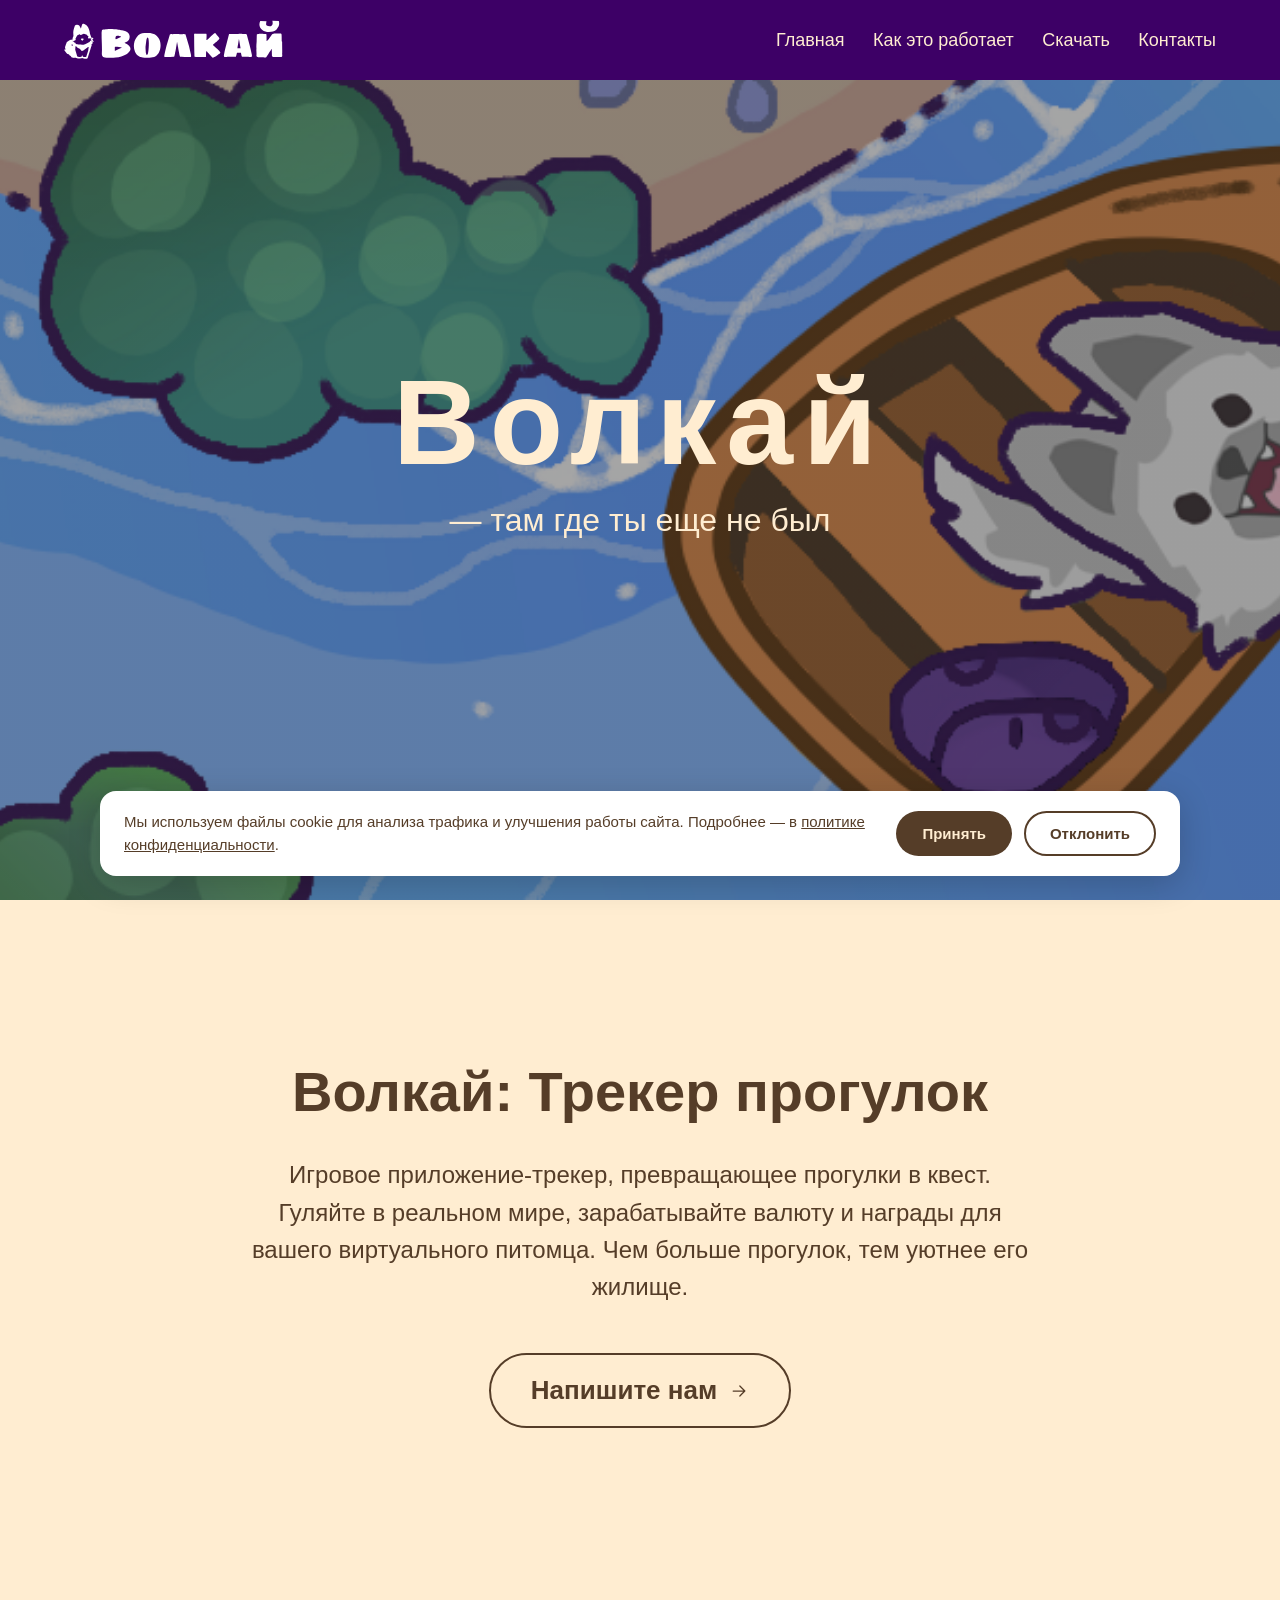
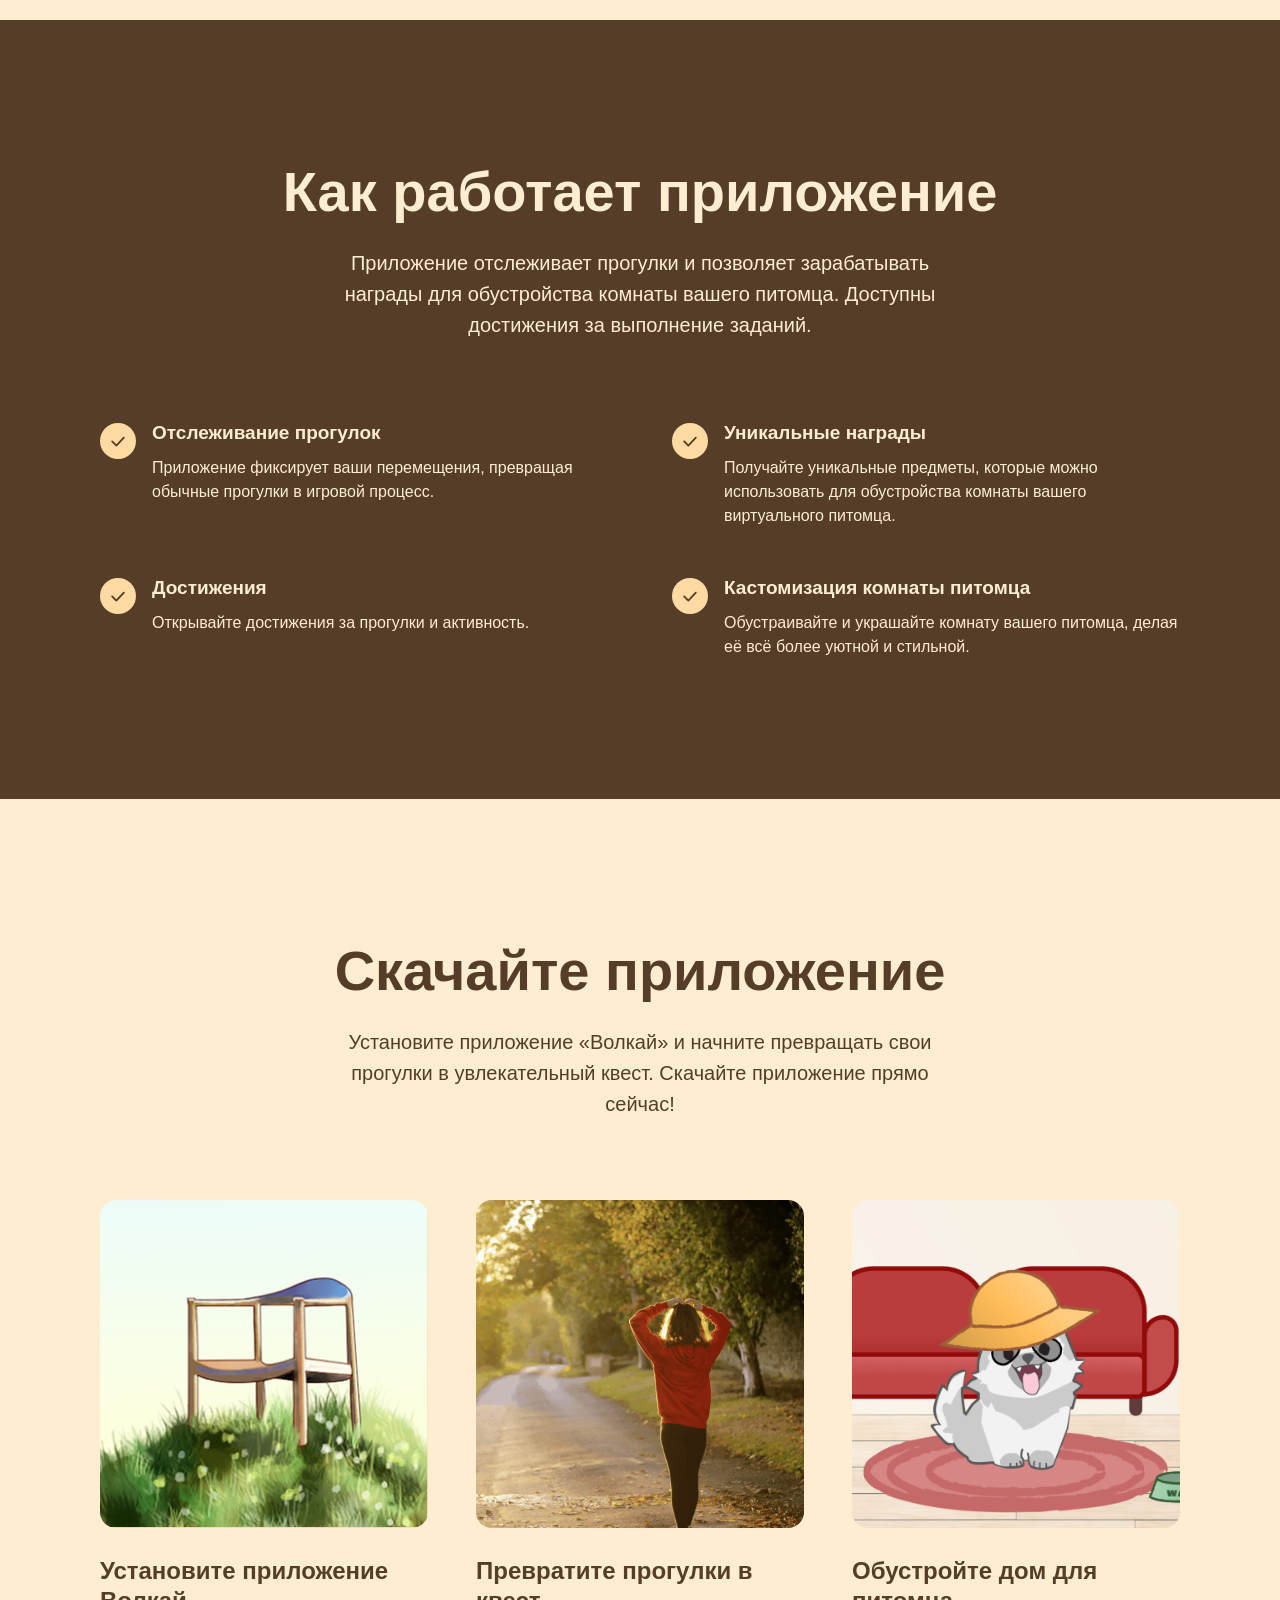
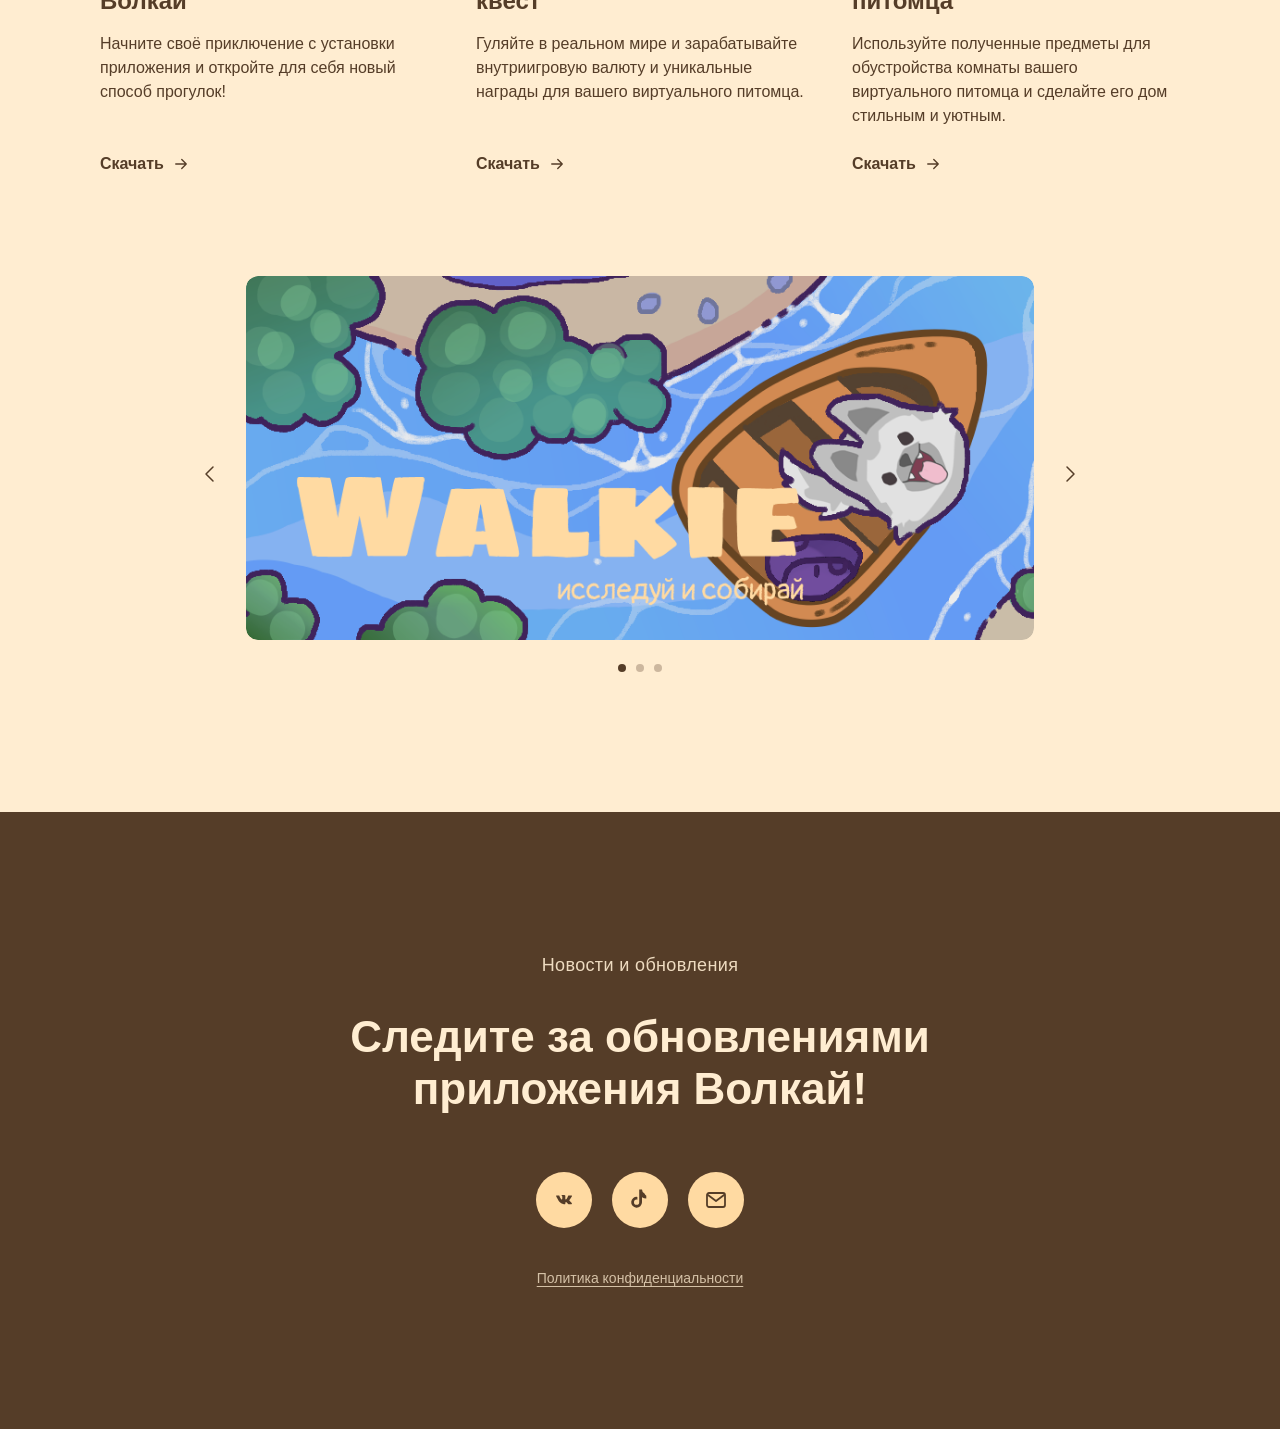
<file: index.html>
<!DOCTYPE html>
<html lang="ru">
<head>
    <meta charset="UTF-8">
    <meta name="viewport" content="width=device-width, initial-scale=1.0">
    <title>Лендинг</title>
    <link rel="stylesheet" href="style.css">
    <link rel="shortcut icon" type="image/x-icon" href="favicon.ico"> 
</head>

<!-- Баннер размещается в конце body, по умолчанию скрыт -->
<div id="cookie-notice" class="cookie-notice" hidden>
    <div class="cookie-notice__text">
        <p>Мы используем файлы cookie для анализа трафика и улучшения работы сайта. 
        Подробнее — в <a href="privacy.html">политике конфиденциальности</a>.</p>
    </div>
    <div class="cookie-notice__actions">
        <button id="cookie-accept" class="cookie-btn cookie-btn_accept">Принять</button>
        <button id="cookie-reject" class="cookie-btn cookie-btn_reject">Отклонить</button>
    </div>
</div>

<body>

    <!-- Шапка с логотипом и меню -->
    <header class="site-header">
        <div class="header-inner">
            <a href="#hero" class="logo">
                <img src="assets/logo.svg" alt="Волкай">
            </a>
            <nav class="main-nav">
                <a href="#hero">Главная</a>
                <a href="#how">Как это работает</a>
                <a href="#download">Скачать</a>
                <a href="#contacts">Контакты</a>
            </nav>
        </div>
    </header>

    <!-- 1. Главный экран -->
    <section id="hero" class="section section-hero">
    <div class="section-inner">
        <h1 class="hero-title">Волкай</h1>
        <p class="hero-subtitle">— там где ты еще не был</p>
    </div>
</section>

    <!-- 2. Краткое описание -->
    <section id="about" class="section section-about">
        <div class="section-inner">
            <h2 class="about-title">Волкай: Трекер прогулок</h2>
            <p class="about-descr">
                Игровое приложение-трекер, превращающее прогулки в квест. Гуляйте в реальном мире,
                зарабатывайте валюту и награды для вашего виртуального питомца. Чем больше прогулок, тем
                уютнее его жилище.
            </p>
            <a href="mailto:walkie_team@proton.me?subject=Ранний доступ" class="about-btn">
                <span class="about-btn__text">Напишите нам</span>
                <svg class="about-btn__icon" width="20" height="20" viewBox="0 0 24 24" fill="none"
                    xmlns="http://www.w3.org/2000/svg" aria-hidden="true">
                    <path d="M5 12H19M19 12L13 6M19 12L13 18"
                        stroke="currentColor" stroke-width="1.5"
                        stroke-linecap="round" stroke-linejoin="round"/>
                </svg>
            </a>
        </div>
    </section>

    <!-- 3. Как работает -->
    <section id="how" class="section section-how">
    <div class="section-inner">
        <h2 class="how-title">Как работает приложение</h2>
        <p class="how-descr">
            Приложение отслеживает прогулки и позволяет зарабатывать награды
            для обустройства комнаты вашего питомца. Доступны достижения
            за выполнение заданий.
        </p>

        <ul class="how-grid">
            <li class="how-item">
                <span class="how-item__icon" aria-hidden="true">
                    <svg viewBox="0 0 24 24" width="20" height="20" fill="none"
                         xmlns="http://www.w3.org/2000/svg">
                        <path d="M5 12.5L10 17.5L19 8"
                              stroke="#553d28" stroke-width="2.2"
                              stroke-linecap="round" stroke-linejoin="round"/>
                    </svg>
                </span>
                <div class="how-item__body">
                    <h3 class="how-item__title">Отслеживание прогулок</h3>
                    <p class="how-item__descr">
                        Приложение фиксирует ваши перемещения, превращая обычные
                        прогулки в игровой процесс.
                    </p>
                </div>
            </li>

            <li class="how-item">
                <span class="how-item__icon" aria-hidden="true">
                    <svg viewBox="0 0 24 24" width="20" height="20" fill="none"
                         xmlns="http://www.w3.org/2000/svg">
                        <path d="M5 12.5L10 17.5L19 8"
                              stroke="#553d28" stroke-width="2.2"
                              stroke-linecap="round" stroke-linejoin="round"/>
                    </svg>
                </span>
                <div class="how-item__body">
                    <h3 class="how-item__title">Уникальные награды</h3>
                    <p class="how-item__descr">
                        Получайте уникальные предметы, которые можно использовать
                        для обустройства комнаты вашего виртуального питомца.
                    </p>
                </div>
            </li>

            <li class="how-item">
                <span class="how-item__icon" aria-hidden="true">
                    <svg viewBox="0 0 24 24" width="20" height="20" fill="none"
                         xmlns="http://www.w3.org/2000/svg">
                        <path d="M5 12.5L10 17.5L19 8"
                              stroke="#553d28" stroke-width="2.2"
                              stroke-linecap="round" stroke-linejoin="round"/>
                    </svg>
                </span>
                <div class="how-item__body">
                    <h3 class="how-item__title">Достижения</h3>
                    <p class="how-item__descr">
                        Открывайте достижения за прогулки и активность.
                    </p>
                </div>
            </li>

            <li class="how-item">
                <span class="how-item__icon" aria-hidden="true">
                    <svg viewBox="0 0 24 24" width="20" height="20" fill="none"
                         xmlns="http://www.w3.org/2000/svg">
                        <path d="M5 12.5L10 17.5L19 8"
                              stroke="#553d28" stroke-width="2.2"
                              stroke-linecap="round" stroke-linejoin="round"/>
                    </svg>
                </span>
                <div class="how-item__body">
                    <h3 class="how-item__title">Кастомизация комнаты питомца</h3>
                    <p class="how-item__descr">
                        Обустраивайте и украшайте комнату вашего питомца,
                        делая её всё более уютной и стильной.
                    </p>
                </div>
            </li>
        </ul>
    </div>
    </section>

    <!-- 4. Скачайте приложение -->
    <section id="download" class="section section-download">
    <div class="section-inner">
        <h2 class="download-title">Скачайте приложение</h2>
        <p class="download-descr">
            Установите приложение «Волкай» и начните превращать свои прогулки
            в увлекательный квест. Скачайте приложение прямо сейчас!
        </p>

        <ul class="download-cards">
            <li class="card">
                <div class="card__img-wrapper">
                    <img src="assets/card-1.png" alt="Установите приложение Волкай" class="card__img">
                </div>
                <h3 class="card__title">Установите приложение Волкай</h3>
                <p class="card__descr">
                    Начните своё приключение с установки приложения и откройте
                    для себя новый способ прогулок!
                </p>
                <a href="https://drive.google.com/file/d/1v-OqlXe_347C8Ad6jVG7JxjHCSXibn51/view"
                   class="card__btn" target="_blank" rel="noopener">
                    <span>Скачать</span>
                    <svg width="18" height="18" viewBox="0 0 24 24" fill="none"
                         xmlns="http://www.w3.org/2000/svg" aria-hidden="true">
                        <path d="M5 12H19M19 12L13 6M19 12L13 18"
                              stroke="currentColor" stroke-width="1.8"
                              stroke-linecap="round" stroke-linejoin="round"/>
                    </svg>
                </a>
            </li>

            <li class="card">
                <div class="card__img-wrapper">
                    <img src="assets/card-2.png" alt="Превратите прогулки в квест" class="card__img">
                </div>
                <h3 class="card__title">Превратите прогулки в квест</h3>
                <p class="card__descr">
                    Гуляйте в реальном мире и зарабатывайте внутриигровую валюту
                    и уникальные награды для вашего виртуального питомца.
                </p>
                <a href="https://drive.google.com/file/d/1v-OqlXe_347C8Ad6jVG7JxjHCSXibn51/view"
                   class="card__btn" target="_blank" rel="noopener">
                    <span>Скачать</span>
                    <svg width="18" height="18" viewBox="0 0 24 24" fill="none"
                         xmlns="http://www.w3.org/2000/svg" aria-hidden="true">
                        <path d="M5 12H19M19 12L13 6M19 12L13 18"
                              stroke="currentColor" stroke-width="1.8"
                              stroke-linecap="round" stroke-linejoin="round"/>
                    </svg>
                </a>
            </li>

            <li class="card">
                <div class="card__img-wrapper">
                    <img src="assets/card-3.png" alt="Обустройте дом для питомца" class="card__img">
                </div>
                <h3 class="card__title">Обустройте дом для питомца</h3>
                <p class="card__descr">
                    Используйте полученные предметы для обустройства комнаты
                    вашего виртуального питомца и сделайте его дом стильным и уютным.
                </p>
                <a href="https://drive.google.com/file/d/1v-OqlXe_347C8Ad6jVG7JxjHCSXibn51/view"
                   class="card__btn" target="_blank" rel="noopener">
                    <span>Скачать</span>
                    <svg width="18" height="18" viewBox="0 0 24 24" fill="none"
                         xmlns="http://www.w3.org/2000/svg" aria-hidden="true">
                        <path d="M5 12H19M19 12L13 6M19 12L13 18"
                              stroke="currentColor" stroke-width="1.8"
                              stroke-linecap="round" stroke-linejoin="round"/>
                    </svg>
                </a>
            </li>
        </ul>

        <!-- Карусель -->
        <div class="carousel" aria-label="Скриншоты приложения">
            <button class="carousel__arrow carousel__arrow_prev" aria-label="Предыдущий слайд">
                <svg viewBox="0 0 24 24" width="24" height="24" fill="none"
                     xmlns="http://www.w3.org/2000/svg" aria-hidden="true">
                    <path d="M15 5L8 12L15 19" stroke="currentColor" stroke-width="1.5"
                          stroke-linecap="round" stroke-linejoin="round"/>
                </svg>
            </button>

            <div class="carousel__viewport" id="carousel">
                <div class="carousel__slide">
                    <img src="assets/slide-1.png" alt="Скриншот приложения 1">
                </div>
                <div class="carousel__slide">
                    <img src="assets/slide-2.png" alt="Скриншот приложения 2">
                </div>
                <div class="carousel__slide">
                    <img src="assets/slide-3.png" alt="Скриншот приложения 3">
                </div>
            </div>

            <button class="carousel__arrow carousel__arrow_next" aria-label="Следующий слайд">
                <svg viewBox="0 0 24 24" width="24" height="24" fill="none"
                     xmlns="http://www.w3.org/2000/svg" aria-hidden="true">
                    <path d="M9 5L16 12L9 19" stroke="currentColor" stroke-width="1.5"
                          stroke-linecap="round" stroke-linejoin="round"/>
                </svg>
            </button>

            <div class="carousel__dots" role="tablist">
                <button class="carousel__dot is-active" data-index="0" aria-label="Слайд 1"></button>
                <button class="carousel__dot" data-index="1" aria-label="Слайд 2"></button>
                <button class="carousel__dot" data-index="2" aria-label="Слайд 3"></button>
            </div>
        </div>
    </div>
    </section>

    <!-- 5. Контакты -->
    <section id="contacts" class="section section-contacts">
    <div class="section-inner">
        <p class="contacts-eyebrow">Новости и обновления</p>
        <h2 class="contacts-title">Следите за обновлениями приложения Волкай!</h2>

        <ul class="contacts-socials">
            <li>
                <a href="https://vk.ru/club237668309" class="social-link"
                   target="_blank" rel="noopener" aria-label="ВКонтакте">
                    <svg viewBox="0 0 24 24" width="24" height="24" aria-hidden="true">
                        <path fill="currentColor" d="M12.785 16.241s.288-.032.436-.194c.136-.148.132-.427.132-.427s-.02-1.304.576-1.496c.587-.19 1.34 1.262 2.14 1.822.604.423 1.063.33 1.063.33l2.135-.03s1.117-.07.587-.956c-.043-.072-.31-.66-1.596-1.867-1.345-1.264-1.165-1.059.455-3.245.987-1.331 1.381-2.144 1.258-2.492-.117-.33-.842-.243-.842-.243l-2.403.015s-.178-.024-.31.055c-.13.078-.213.26-.213.26s-.382 1.026-.89 1.898c-1.075 1.84-1.504 1.937-1.68 1.823-.405-.265-.304-1.062-.304-1.629 0-1.771.264-2.51-.517-2.7-.258-.063-.448-.104-1.11-.111-.849-.009-1.566.003-1.973.204-.271.134-.48.433-.353.45.157.022.513.097.702.36.243.336.234 1.09.234 1.09s.14 2.084-.326 2.343c-.32.177-.76-.184-1.705-1.84-.484-.842-.849-1.772-.849-1.772s-.07-.173-.197-.265c-.153-.111-.367-.147-.367-.147l-2.284.015s-.343.01-.469.16c-.113.134-.009.41-.009.41s1.789 4.18 3.814 6.286c1.857 1.932 3.965 1.805 3.965 1.805z"/>
                    </svg>
                </a>
            </li>
            <li>
                <a href="https://www.tiktok.com/@walkie_game" class="social-link"
                   target="_blank" rel="noopener" aria-label="TikTok">
                    <svg viewBox="0 0 24 24" width="24" height="24" aria-hidden="true">
                        <path fill="currentColor" d="M16.5 5.5a4.5 4.5 0 0 1-2.5-4h-2.8v12.7a2.6 2.6 0 1 1-2.6-2.6c.27 0 .53.04.78.12V8.9a5.4 5.4 0 1 0 4.62 5.34V9.18a7.3 7.3 0 0 0 4.3 1.38V7.78A4.5 4.5 0 0 1 16.5 5.5z"/>
                    </svg>
                </a>
            </li>
            <li>
                <a href="mailto:walkie_team@proton.me?subject=Ранний доступ" class="social-link"
                   aria-label="Написать нам">
                    <svg viewBox="0 0 24 24" width="24" height="24" fill="none"
                         xmlns="http://www.w3.org/2000/svg" aria-hidden="true">
                        <rect x="3" y="5" width="18" height="14" rx="2"
                              stroke="currentColor" stroke-width="1.8"/>
                        <path d="M4 7L12 13L20 7" stroke="currentColor" stroke-width="1.8"
                              stroke-linecap="round" stroke-linejoin="round"/>
                    </svg>
                </a>
            </li>
        </ul>
        <p class="contacts-policy">
            <a href="privacy.html">Политика конфиденциальности</a>
        </p>
    </div>
    </section>

    <script src="script.js"></script>
</body>
</html>
</file>
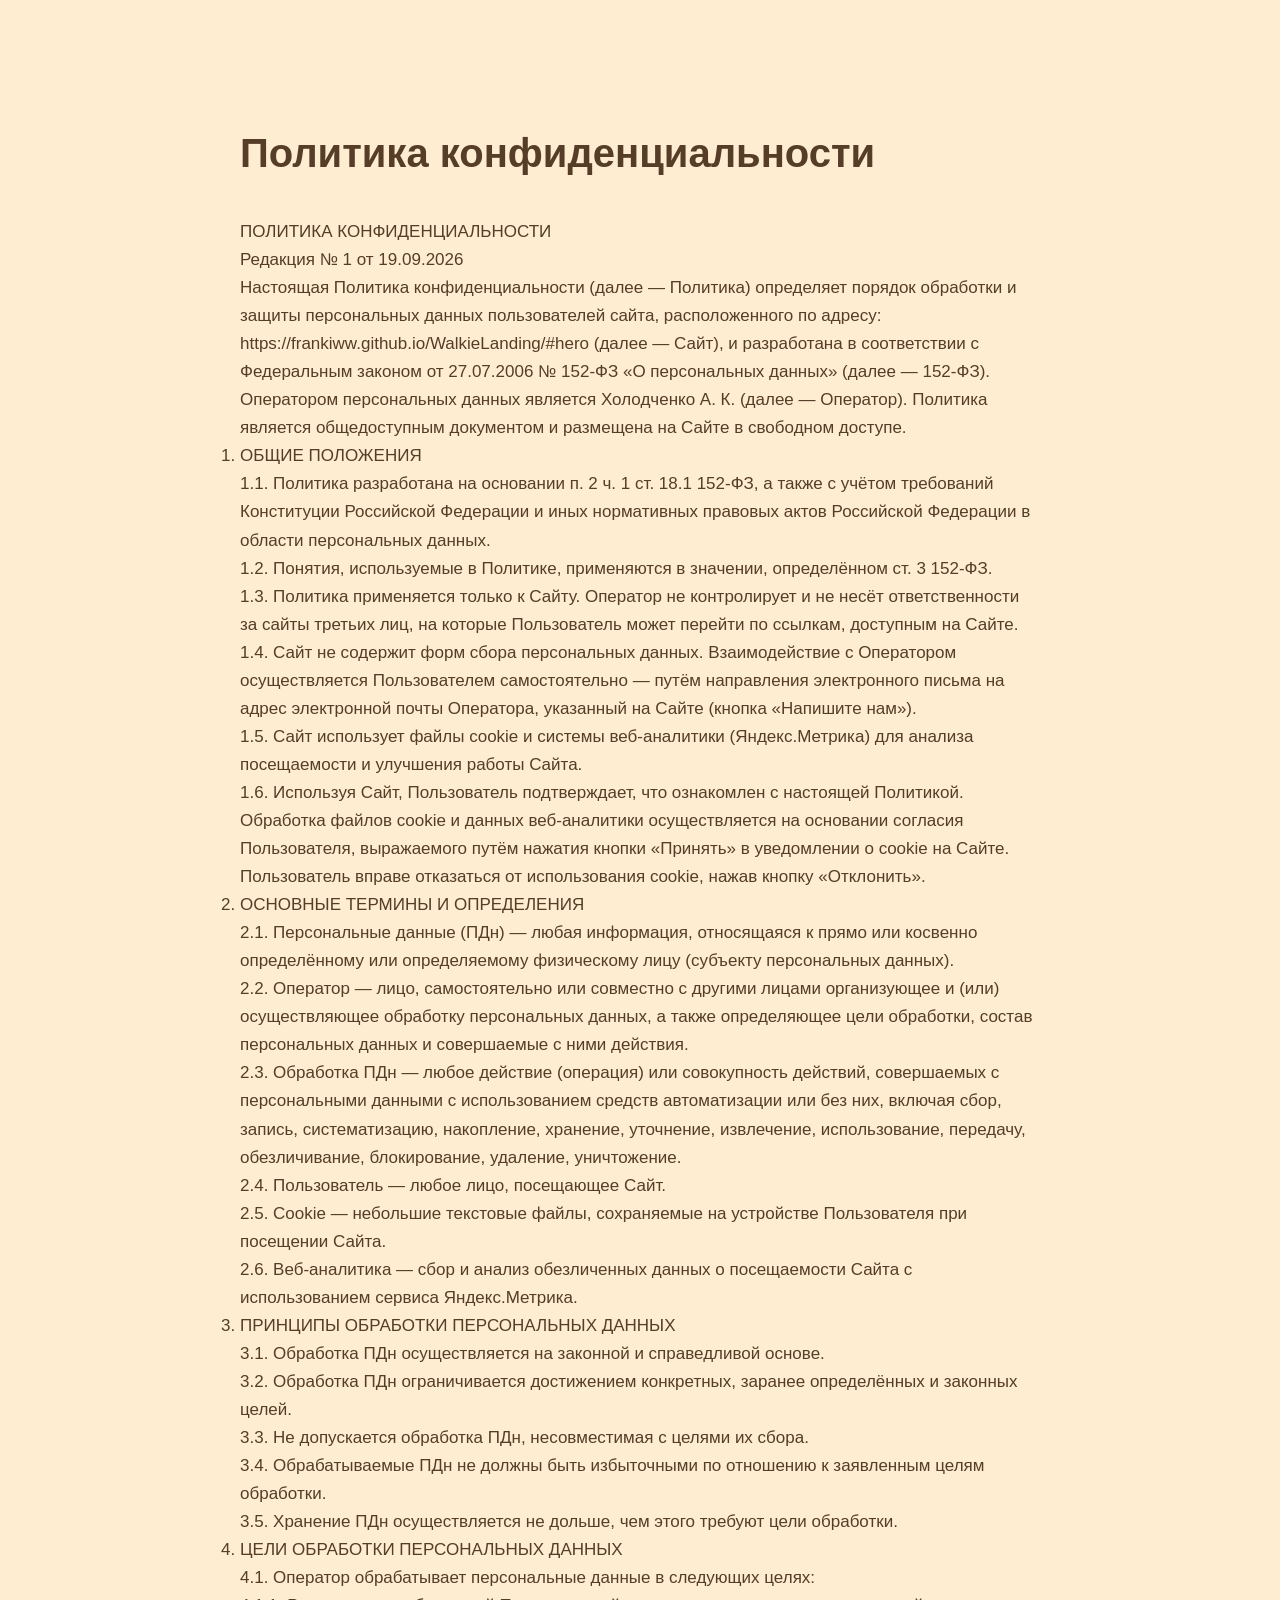
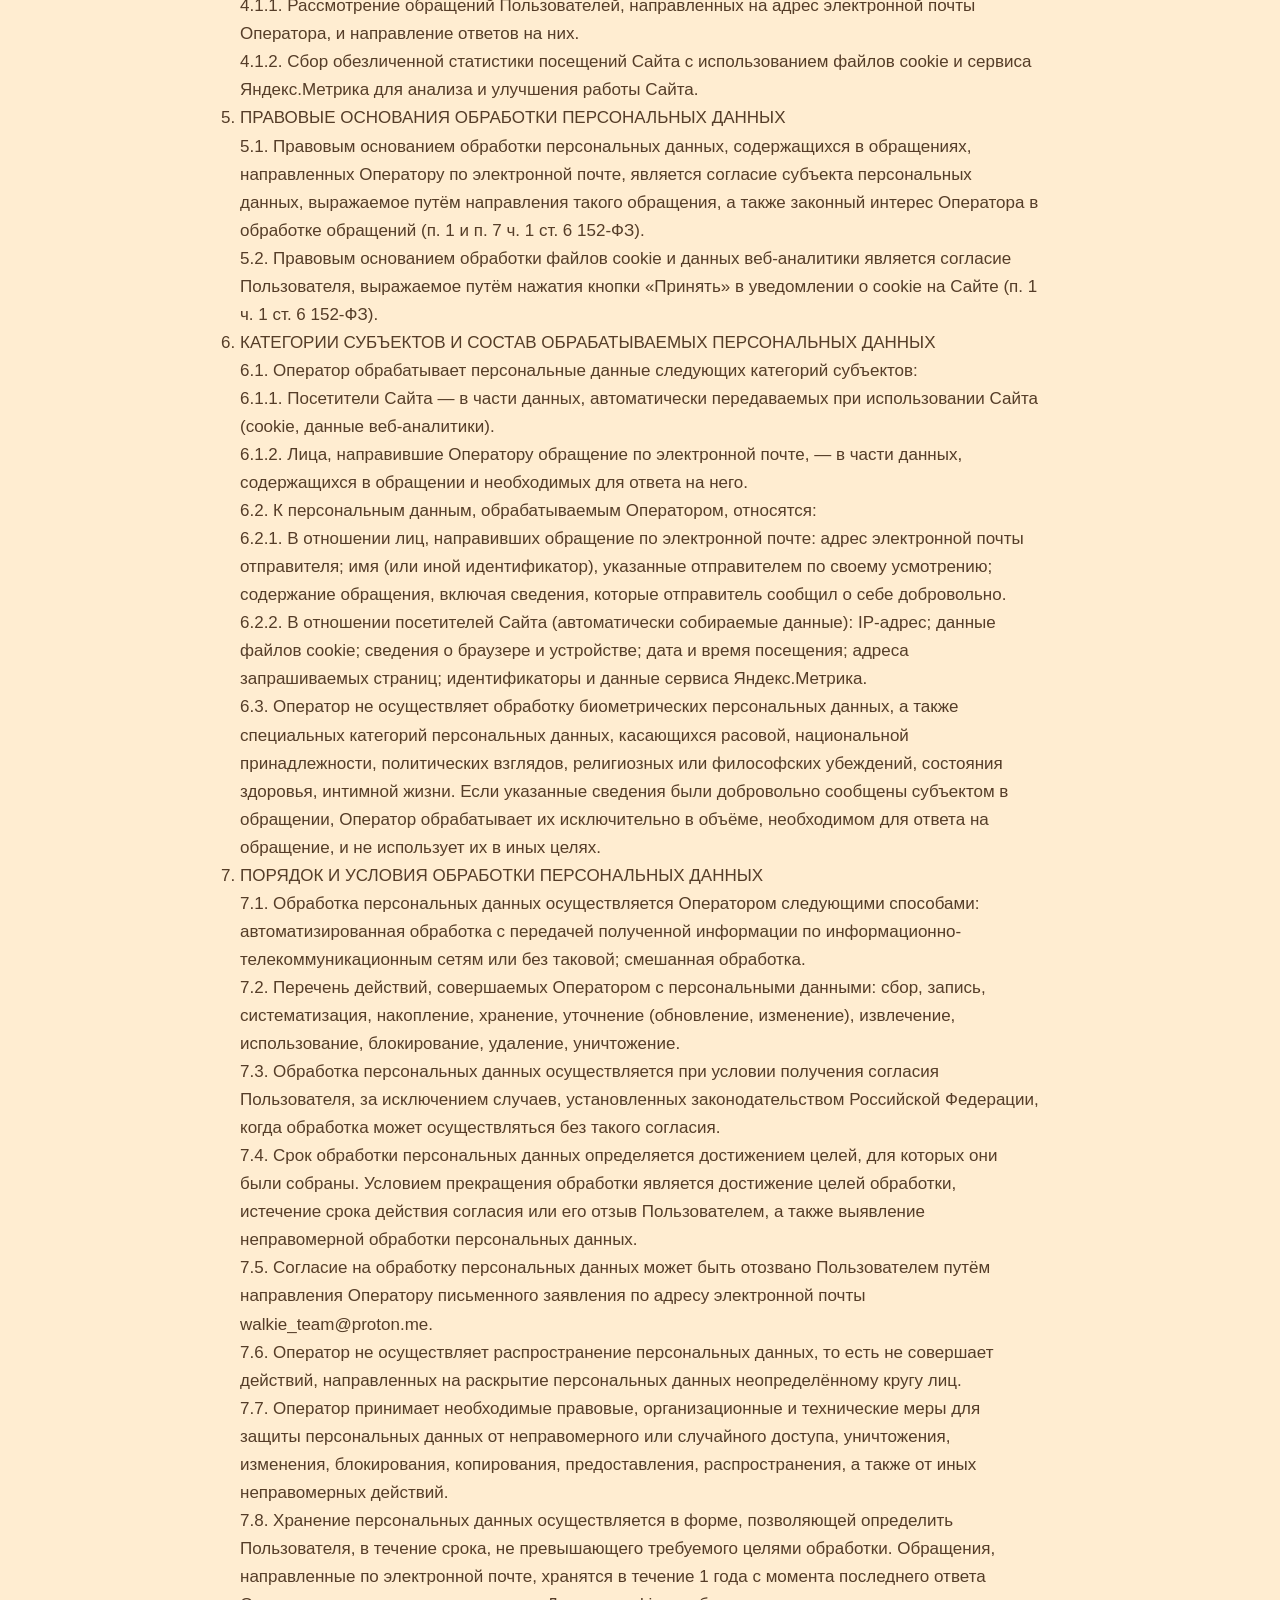
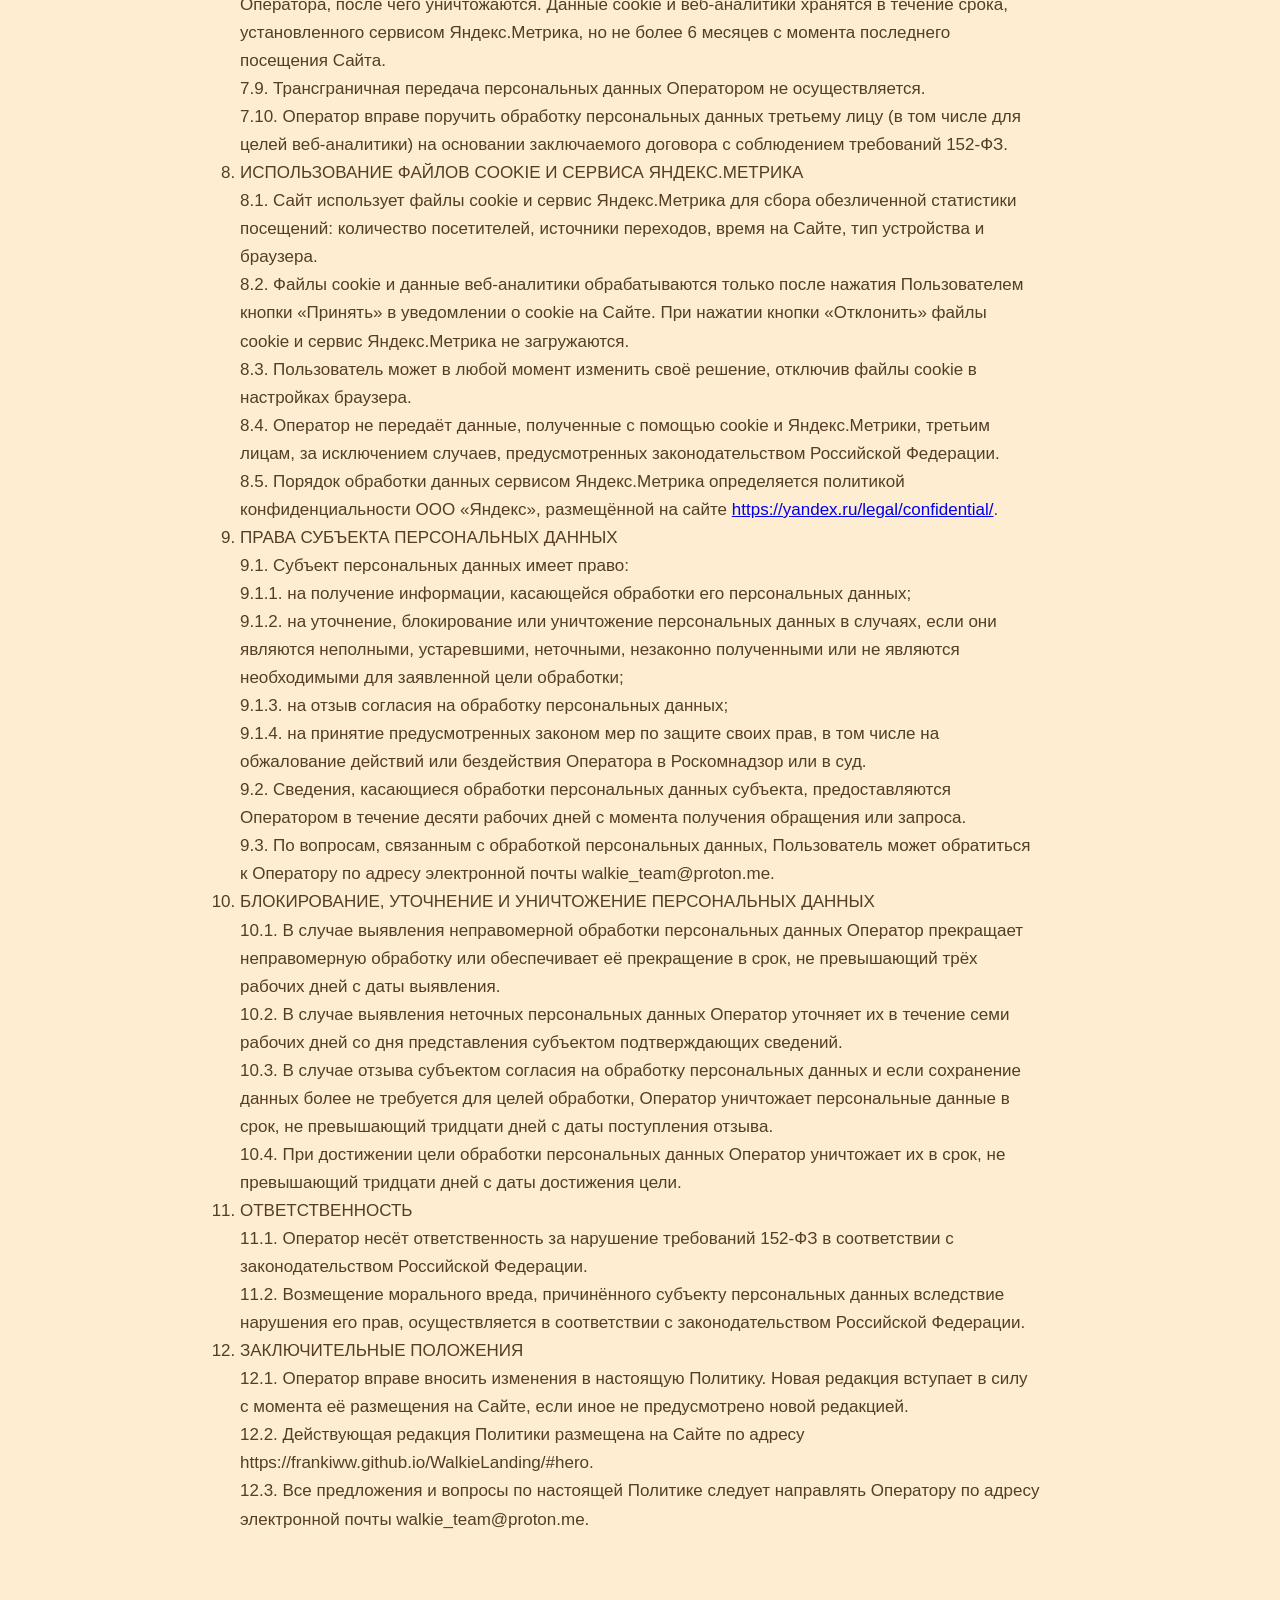
<file: privacy.html>
<!DOCTYPE html>
<html lang="ru">
<head>
    <meta charset="UTF-8">
    <meta name="viewport" content="width=device-width, initial-scale=1.0">
    <title>Политика конфиденциальности — Волкай</title>
    <link rel="stylesheet" href="style.css">
</head>
<body class="page-policy">
    <main class="policy-content">
        <h1>Политика конфиденциальности</h1>
        <p class="c7"><span class="c1">&#1055;&#1054;&#1051;&#1048;&#1058;&#1048;&#1050;&#1040; &#1050;&#1054;&#1053;&#1060;&#1048;&#1044;&#1045;&#1053;&#1062;&#1048;&#1040;&#1051;&#1068;&#1053;&#1054;&#1057;&#1058;&#1048;<br>&#1056;&#1077;&#1076;&#1072;&#1082;&#1094;&#1080;&#1103; &#8470; 1 &#1086;&#1090; 19.09.2026<br>&#1053;&#1072;&#1089;&#1090;&#1086;&#1103;&#1097;&#1072;&#1103; &#1055;&#1086;&#1083;&#1080;&#1090;&#1080;&#1082;&#1072; &#1082;&#1086;&#1085;&#1092;&#1080;&#1076;&#1077;&#1085;&#1094;&#1080;&#1072;&#1083;&#1100;&#1085;&#1086;&#1089;&#1090;&#1080; (&#1076;&#1072;&#1083;&#1077;&#1077; &mdash; &#1055;&#1086;&#1083;&#1080;&#1090;&#1080;&#1082;&#1072;) &#1086;&#1087;&#1088;&#1077;&#1076;&#1077;&#1083;&#1103;&#1077;&#1090; &#1087;&#1086;&#1088;&#1103;&#1076;&#1086;&#1082; &#1086;&#1073;&#1088;&#1072;&#1073;&#1086;&#1090;&#1082;&#1080; &#1080; &#1079;&#1072;&#1097;&#1080;&#1090;&#1099; &#1087;&#1077;&#1088;&#1089;&#1086;&#1085;&#1072;&#1083;&#1100;&#1085;&#1099;&#1093; &#1076;&#1072;&#1085;&#1085;&#1099;&#1093; &#1087;&#1086;&#1083;&#1100;&#1079;&#1086;&#1074;&#1072;&#1090;&#1077;&#1083;&#1077;&#1081; &#1089;&#1072;&#1081;&#1090;&#1072;, &#1088;&#1072;&#1089;&#1087;&#1086;&#1083;&#1086;&#1078;&#1077;&#1085;&#1085;&#1086;&#1075;&#1086; &#1087;&#1086; &#1072;&#1076;&#1088;&#1077;&#1089;&#1091;: </span><span class="c4">https://frankiww.github.io/WalkieLanding/#hero</span><span class="c0">&nbsp;(&#1076;&#1072;&#1083;&#1077;&#1077; &mdash; &#1057;&#1072;&#1081;&#1090;), &#1080; &#1088;&#1072;&#1079;&#1088;&#1072;&#1073;&#1086;&#1090;&#1072;&#1085;&#1072; &#1074; &#1089;&#1086;&#1086;&#1090;&#1074;&#1077;&#1090;&#1089;&#1090;&#1074;&#1080;&#1080; &#1089; &#1060;&#1077;&#1076;&#1077;&#1088;&#1072;&#1083;&#1100;&#1085;&#1099;&#1084; &#1079;&#1072;&#1082;&#1086;&#1085;&#1086;&#1084; &#1086;&#1090; 27.07.2006 &#8470; 152-&#1060;&#1047; &laquo;&#1054; &#1087;&#1077;&#1088;&#1089;&#1086;&#1085;&#1072;&#1083;&#1100;&#1085;&#1099;&#1093; &#1076;&#1072;&#1085;&#1085;&#1099;&#1093;&raquo; (&#1076;&#1072;&#1083;&#1077;&#1077; &mdash; 152-&#1060;&#1047;). &#1054;&#1087;&#1077;&#1088;&#1072;&#1090;&#1086;&#1088;&#1086;&#1084; &#1087;&#1077;&#1088;&#1089;&#1086;&#1085;&#1072;&#1083;&#1100;&#1085;&#1099;&#1093; &#1076;&#1072;&#1085;&#1085;&#1099;&#1093; &#1103;&#1074;&#1083;&#1103;&#1077;&#1090;&#1089;&#1103; &#1061;&#1086;&#1083;&#1086;&#1076;&#1095;&#1077;&#1085;&#1082;&#1086; &#1040;. &#1050;. (&#1076;&#1072;&#1083;&#1077;&#1077; &mdash; &#1054;&#1087;&#1077;&#1088;&#1072;&#1090;&#1086;&#1088;). &#1055;&#1086;&#1083;&#1080;&#1090;&#1080;&#1082;&#1072; &#1103;&#1074;&#1083;&#1103;&#1077;&#1090;&#1089;&#1103; &#1086;&#1073;&#1097;&#1077;&#1076;&#1086;&#1089;&#1090;&#1091;&#1087;&#1085;&#1099;&#1084; &#1076;&#1086;&#1082;&#1091;&#1084;&#1077;&#1085;&#1090;&#1086;&#1084; &#1080; &#1088;&#1072;&#1079;&#1084;&#1077;&#1097;&#1077;&#1085;&#1072; &#1085;&#1072; &#1057;&#1072;&#1081;&#1090;&#1077; &#1074; &#1089;&#1074;&#1086;&#1073;&#1086;&#1076;&#1085;&#1086;&#1084; &#1076;&#1086;&#1089;&#1090;&#1091;&#1087;&#1077;.</span></p><ol class="c6 lst-kix_a9wwmkl4jsr4-0 start" start="1"><li class="c10 li-bullet-0"><span class="c0">&#1054;&#1041;&#1065;&#1048;&#1045; &#1055;&#1054;&#1051;&#1054;&#1046;&#1045;&#1053;&#1048;&#1071;<br>1.1. &#1055;&#1086;&#1083;&#1080;&#1090;&#1080;&#1082;&#1072; &#1088;&#1072;&#1079;&#1088;&#1072;&#1073;&#1086;&#1090;&#1072;&#1085;&#1072; &#1085;&#1072; &#1086;&#1089;&#1085;&#1086;&#1074;&#1072;&#1085;&#1080;&#1080; &#1087;. 2 &#1095;. 1 &#1089;&#1090;. 18.1 152-&#1060;&#1047;, &#1072; &#1090;&#1072;&#1082;&#1078;&#1077; &#1089; &#1091;&#1095;&#1105;&#1090;&#1086;&#1084; &#1090;&#1088;&#1077;&#1073;&#1086;&#1074;&#1072;&#1085;&#1080;&#1081; &#1050;&#1086;&#1085;&#1089;&#1090;&#1080;&#1090;&#1091;&#1094;&#1080;&#1080; &#1056;&#1086;&#1089;&#1089;&#1080;&#1081;&#1089;&#1082;&#1086;&#1081; &#1060;&#1077;&#1076;&#1077;&#1088;&#1072;&#1094;&#1080;&#1080; &#1080; &#1080;&#1085;&#1099;&#1093; &#1085;&#1086;&#1088;&#1084;&#1072;&#1090;&#1080;&#1074;&#1085;&#1099;&#1093; &#1087;&#1088;&#1072;&#1074;&#1086;&#1074;&#1099;&#1093; &#1072;&#1082;&#1090;&#1086;&#1074; &#1056;&#1086;&#1089;&#1089;&#1080;&#1081;&#1089;&#1082;&#1086;&#1081; &#1060;&#1077;&#1076;&#1077;&#1088;&#1072;&#1094;&#1080;&#1080; &#1074; &#1086;&#1073;&#1083;&#1072;&#1089;&#1090;&#1080; &#1087;&#1077;&#1088;&#1089;&#1086;&#1085;&#1072;&#1083;&#1100;&#1085;&#1099;&#1093; &#1076;&#1072;&#1085;&#1085;&#1099;&#1093;.<br>1.2. &#1055;&#1086;&#1085;&#1103;&#1090;&#1080;&#1103;, &#1080;&#1089;&#1087;&#1086;&#1083;&#1100;&#1079;&#1091;&#1077;&#1084;&#1099;&#1077; &#1074; &#1055;&#1086;&#1083;&#1080;&#1090;&#1080;&#1082;&#1077;, &#1087;&#1088;&#1080;&#1084;&#1077;&#1085;&#1103;&#1102;&#1090;&#1089;&#1103; &#1074; &#1079;&#1085;&#1072;&#1095;&#1077;&#1085;&#1080;&#1080;, &#1086;&#1087;&#1088;&#1077;&#1076;&#1077;&#1083;&#1105;&#1085;&#1085;&#1086;&#1084; &#1089;&#1090;. 3 152-&#1060;&#1047;.<br>1.3. &#1055;&#1086;&#1083;&#1080;&#1090;&#1080;&#1082;&#1072; &#1087;&#1088;&#1080;&#1084;&#1077;&#1085;&#1103;&#1077;&#1090;&#1089;&#1103; &#1090;&#1086;&#1083;&#1100;&#1082;&#1086; &#1082; &#1057;&#1072;&#1081;&#1090;&#1091;. &#1054;&#1087;&#1077;&#1088;&#1072;&#1090;&#1086;&#1088; &#1085;&#1077; &#1082;&#1086;&#1085;&#1090;&#1088;&#1086;&#1083;&#1080;&#1088;&#1091;&#1077;&#1090; &#1080; &#1085;&#1077; &#1085;&#1077;&#1089;&#1105;&#1090; &#1086;&#1090;&#1074;&#1077;&#1090;&#1089;&#1090;&#1074;&#1077;&#1085;&#1085;&#1086;&#1089;&#1090;&#1080; &#1079;&#1072; &#1089;&#1072;&#1081;&#1090;&#1099; &#1090;&#1088;&#1077;&#1090;&#1100;&#1080;&#1093; &#1083;&#1080;&#1094;, &#1085;&#1072; &#1082;&#1086;&#1090;&#1086;&#1088;&#1099;&#1077; &#1055;&#1086;&#1083;&#1100;&#1079;&#1086;&#1074;&#1072;&#1090;&#1077;&#1083;&#1100; &#1084;&#1086;&#1078;&#1077;&#1090; &#1087;&#1077;&#1088;&#1077;&#1081;&#1090;&#1080; &#1087;&#1086; &#1089;&#1089;&#1099;&#1083;&#1082;&#1072;&#1084;, &#1076;&#1086;&#1089;&#1090;&#1091;&#1087;&#1085;&#1099;&#1084; &#1085;&#1072; &#1057;&#1072;&#1081;&#1090;&#1077;.<br>1.4. &#1057;&#1072;&#1081;&#1090; &#1085;&#1077; &#1089;&#1086;&#1076;&#1077;&#1088;&#1078;&#1080;&#1090; &#1092;&#1086;&#1088;&#1084; &#1089;&#1073;&#1086;&#1088;&#1072; &#1087;&#1077;&#1088;&#1089;&#1086;&#1085;&#1072;&#1083;&#1100;&#1085;&#1099;&#1093; &#1076;&#1072;&#1085;&#1085;&#1099;&#1093;. &#1042;&#1079;&#1072;&#1080;&#1084;&#1086;&#1076;&#1077;&#1081;&#1089;&#1090;&#1074;&#1080;&#1077; &#1089; &#1054;&#1087;&#1077;&#1088;&#1072;&#1090;&#1086;&#1088;&#1086;&#1084; &#1086;&#1089;&#1091;&#1097;&#1077;&#1089;&#1090;&#1074;&#1083;&#1103;&#1077;&#1090;&#1089;&#1103; &#1055;&#1086;&#1083;&#1100;&#1079;&#1086;&#1074;&#1072;&#1090;&#1077;&#1083;&#1077;&#1084; &#1089;&#1072;&#1084;&#1086;&#1089;&#1090;&#1086;&#1103;&#1090;&#1077;&#1083;&#1100;&#1085;&#1086; &mdash; &#1087;&#1091;&#1090;&#1105;&#1084; &#1085;&#1072;&#1087;&#1088;&#1072;&#1074;&#1083;&#1077;&#1085;&#1080;&#1103; &#1101;&#1083;&#1077;&#1082;&#1090;&#1088;&#1086;&#1085;&#1085;&#1086;&#1075;&#1086; &#1087;&#1080;&#1089;&#1100;&#1084;&#1072; &#1085;&#1072; &#1072;&#1076;&#1088;&#1077;&#1089; &#1101;&#1083;&#1077;&#1082;&#1090;&#1088;&#1086;&#1085;&#1085;&#1086;&#1081; &#1087;&#1086;&#1095;&#1090;&#1099; &#1054;&#1087;&#1077;&#1088;&#1072;&#1090;&#1086;&#1088;&#1072;, &#1091;&#1082;&#1072;&#1079;&#1072;&#1085;&#1085;&#1099;&#1081; &#1085;&#1072; &#1057;&#1072;&#1081;&#1090;&#1077; (&#1082;&#1085;&#1086;&#1087;&#1082;&#1072; &laquo;&#1053;&#1072;&#1087;&#1080;&#1096;&#1080;&#1090;&#1077; &#1085;&#1072;&#1084;&raquo;).<br>1.5. &#1057;&#1072;&#1081;&#1090; &#1080;&#1089;&#1087;&#1086;&#1083;&#1100;&#1079;&#1091;&#1077;&#1090; &#1092;&#1072;&#1081;&#1083;&#1099; cookie &#1080; &#1089;&#1080;&#1089;&#1090;&#1077;&#1084;&#1099; &#1074;&#1077;&#1073;-&#1072;&#1085;&#1072;&#1083;&#1080;&#1090;&#1080;&#1082;&#1080; (&#1071;&#1085;&#1076;&#1077;&#1082;&#1089;.&#1052;&#1077;&#1090;&#1088;&#1080;&#1082;&#1072;) &#1076;&#1083;&#1103; &#1072;&#1085;&#1072;&#1083;&#1080;&#1079;&#1072; &#1087;&#1086;&#1089;&#1077;&#1097;&#1072;&#1077;&#1084;&#1086;&#1089;&#1090;&#1080; &#1080; &#1091;&#1083;&#1091;&#1095;&#1096;&#1077;&#1085;&#1080;&#1103; &#1088;&#1072;&#1073;&#1086;&#1090;&#1099; &#1057;&#1072;&#1081;&#1090;&#1072;.<br>1.6. &#1048;&#1089;&#1087;&#1086;&#1083;&#1100;&#1079;&#1091;&#1103; &#1057;&#1072;&#1081;&#1090;, &#1055;&#1086;&#1083;&#1100;&#1079;&#1086;&#1074;&#1072;&#1090;&#1077;&#1083;&#1100; &#1087;&#1086;&#1076;&#1090;&#1074;&#1077;&#1088;&#1078;&#1076;&#1072;&#1077;&#1090;, &#1095;&#1090;&#1086; &#1086;&#1079;&#1085;&#1072;&#1082;&#1086;&#1084;&#1083;&#1077;&#1085; &#1089; &#1085;&#1072;&#1089;&#1090;&#1086;&#1103;&#1097;&#1077;&#1081; &#1055;&#1086;&#1083;&#1080;&#1090;&#1080;&#1082;&#1086;&#1081;. &#1054;&#1073;&#1088;&#1072;&#1073;&#1086;&#1090;&#1082;&#1072; &#1092;&#1072;&#1081;&#1083;&#1086;&#1074; cookie &#1080; &#1076;&#1072;&#1085;&#1085;&#1099;&#1093; &#1074;&#1077;&#1073;-&#1072;&#1085;&#1072;&#1083;&#1080;&#1090;&#1080;&#1082;&#1080; &#1086;&#1089;&#1091;&#1097;&#1077;&#1089;&#1090;&#1074;&#1083;&#1103;&#1077;&#1090;&#1089;&#1103; &#1085;&#1072; &#1086;&#1089;&#1085;&#1086;&#1074;&#1072;&#1085;&#1080;&#1080; &#1089;&#1086;&#1075;&#1083;&#1072;&#1089;&#1080;&#1103; &#1055;&#1086;&#1083;&#1100;&#1079;&#1086;&#1074;&#1072;&#1090;&#1077;&#1083;&#1103;, &#1074;&#1099;&#1088;&#1072;&#1078;&#1072;&#1077;&#1084;&#1086;&#1075;&#1086; &#1087;&#1091;&#1090;&#1105;&#1084; &#1085;&#1072;&#1078;&#1072;&#1090;&#1080;&#1103; &#1082;&#1085;&#1086;&#1087;&#1082;&#1080; &laquo;&#1055;&#1088;&#1080;&#1085;&#1103;&#1090;&#1100;&raquo; &#1074; &#1091;&#1074;&#1077;&#1076;&#1086;&#1084;&#1083;&#1077;&#1085;&#1080;&#1080; &#1086; cookie &#1085;&#1072; &#1057;&#1072;&#1081;&#1090;&#1077;. &#1055;&#1086;&#1083;&#1100;&#1079;&#1086;&#1074;&#1072;&#1090;&#1077;&#1083;&#1100; &#1074;&#1087;&#1088;&#1072;&#1074;&#1077; &#1086;&#1090;&#1082;&#1072;&#1079;&#1072;&#1090;&#1100;&#1089;&#1103; &#1086;&#1090; &#1080;&#1089;&#1087;&#1086;&#1083;&#1100;&#1079;&#1086;&#1074;&#1072;&#1085;&#1080;&#1103; cookie, &#1085;&#1072;&#1078;&#1072;&#1074; &#1082;&#1085;&#1086;&#1087;&#1082;&#1091; &laquo;&#1054;&#1090;&#1082;&#1083;&#1086;&#1085;&#1080;&#1090;&#1100;&raquo;.</span></li><li class="c2 li-bullet-0"><span class="c0">&#1054;&#1057;&#1053;&#1054;&#1042;&#1053;&#1067;&#1045; &#1058;&#1045;&#1056;&#1052;&#1048;&#1053;&#1067; &#1048; &#1054;&#1055;&#1056;&#1045;&#1044;&#1045;&#1051;&#1045;&#1053;&#1048;&#1071;<br>2.1. &#1055;&#1077;&#1088;&#1089;&#1086;&#1085;&#1072;&#1083;&#1100;&#1085;&#1099;&#1077; &#1076;&#1072;&#1085;&#1085;&#1099;&#1077; (&#1055;&#1044;&#1085;) &mdash; &#1083;&#1102;&#1073;&#1072;&#1103; &#1080;&#1085;&#1092;&#1086;&#1088;&#1084;&#1072;&#1094;&#1080;&#1103;, &#1086;&#1090;&#1085;&#1086;&#1089;&#1103;&#1097;&#1072;&#1103;&#1089;&#1103; &#1082; &#1087;&#1088;&#1103;&#1084;&#1086; &#1080;&#1083;&#1080; &#1082;&#1086;&#1089;&#1074;&#1077;&#1085;&#1085;&#1086; &#1086;&#1087;&#1088;&#1077;&#1076;&#1077;&#1083;&#1105;&#1085;&#1085;&#1086;&#1084;&#1091; &#1080;&#1083;&#1080; &#1086;&#1087;&#1088;&#1077;&#1076;&#1077;&#1083;&#1103;&#1077;&#1084;&#1086;&#1084;&#1091; &#1092;&#1080;&#1079;&#1080;&#1095;&#1077;&#1089;&#1082;&#1086;&#1084;&#1091; &#1083;&#1080;&#1094;&#1091; (&#1089;&#1091;&#1073;&#1098;&#1077;&#1082;&#1090;&#1091; &#1087;&#1077;&#1088;&#1089;&#1086;&#1085;&#1072;&#1083;&#1100;&#1085;&#1099;&#1093; &#1076;&#1072;&#1085;&#1085;&#1099;&#1093;).<br>2.2. &#1054;&#1087;&#1077;&#1088;&#1072;&#1090;&#1086;&#1088; &mdash; &#1083;&#1080;&#1094;&#1086;, &#1089;&#1072;&#1084;&#1086;&#1089;&#1090;&#1086;&#1103;&#1090;&#1077;&#1083;&#1100;&#1085;&#1086; &#1080;&#1083;&#1080; &#1089;&#1086;&#1074;&#1084;&#1077;&#1089;&#1090;&#1085;&#1086; &#1089; &#1076;&#1088;&#1091;&#1075;&#1080;&#1084;&#1080; &#1083;&#1080;&#1094;&#1072;&#1084;&#1080; &#1086;&#1088;&#1075;&#1072;&#1085;&#1080;&#1079;&#1091;&#1102;&#1097;&#1077;&#1077; &#1080; (&#1080;&#1083;&#1080;) &#1086;&#1089;&#1091;&#1097;&#1077;&#1089;&#1090;&#1074;&#1083;&#1103;&#1102;&#1097;&#1077;&#1077; &#1086;&#1073;&#1088;&#1072;&#1073;&#1086;&#1090;&#1082;&#1091; &#1087;&#1077;&#1088;&#1089;&#1086;&#1085;&#1072;&#1083;&#1100;&#1085;&#1099;&#1093; &#1076;&#1072;&#1085;&#1085;&#1099;&#1093;, &#1072; &#1090;&#1072;&#1082;&#1078;&#1077; &#1086;&#1087;&#1088;&#1077;&#1076;&#1077;&#1083;&#1103;&#1102;&#1097;&#1077;&#1077; &#1094;&#1077;&#1083;&#1080; &#1086;&#1073;&#1088;&#1072;&#1073;&#1086;&#1090;&#1082;&#1080;, &#1089;&#1086;&#1089;&#1090;&#1072;&#1074; &#1087;&#1077;&#1088;&#1089;&#1086;&#1085;&#1072;&#1083;&#1100;&#1085;&#1099;&#1093; &#1076;&#1072;&#1085;&#1085;&#1099;&#1093; &#1080; &#1089;&#1086;&#1074;&#1077;&#1088;&#1096;&#1072;&#1077;&#1084;&#1099;&#1077; &#1089; &#1085;&#1080;&#1084;&#1080; &#1076;&#1077;&#1081;&#1089;&#1090;&#1074;&#1080;&#1103;.<br>2.3. &#1054;&#1073;&#1088;&#1072;&#1073;&#1086;&#1090;&#1082;&#1072; &#1055;&#1044;&#1085; &mdash; &#1083;&#1102;&#1073;&#1086;&#1077; &#1076;&#1077;&#1081;&#1089;&#1090;&#1074;&#1080;&#1077; (&#1086;&#1087;&#1077;&#1088;&#1072;&#1094;&#1080;&#1103;) &#1080;&#1083;&#1080; &#1089;&#1086;&#1074;&#1086;&#1082;&#1091;&#1087;&#1085;&#1086;&#1089;&#1090;&#1100; &#1076;&#1077;&#1081;&#1089;&#1090;&#1074;&#1080;&#1081;, &#1089;&#1086;&#1074;&#1077;&#1088;&#1096;&#1072;&#1077;&#1084;&#1099;&#1093; &#1089; &#1087;&#1077;&#1088;&#1089;&#1086;&#1085;&#1072;&#1083;&#1100;&#1085;&#1099;&#1084;&#1080; &#1076;&#1072;&#1085;&#1085;&#1099;&#1084;&#1080; &#1089; &#1080;&#1089;&#1087;&#1086;&#1083;&#1100;&#1079;&#1086;&#1074;&#1072;&#1085;&#1080;&#1077;&#1084; &#1089;&#1088;&#1077;&#1076;&#1089;&#1090;&#1074; &#1072;&#1074;&#1090;&#1086;&#1084;&#1072;&#1090;&#1080;&#1079;&#1072;&#1094;&#1080;&#1080; &#1080;&#1083;&#1080; &#1073;&#1077;&#1079; &#1085;&#1080;&#1093;, &#1074;&#1082;&#1083;&#1102;&#1095;&#1072;&#1103; &#1089;&#1073;&#1086;&#1088;, &#1079;&#1072;&#1087;&#1080;&#1089;&#1100;, &#1089;&#1080;&#1089;&#1090;&#1077;&#1084;&#1072;&#1090;&#1080;&#1079;&#1072;&#1094;&#1080;&#1102;, &#1085;&#1072;&#1082;&#1086;&#1087;&#1083;&#1077;&#1085;&#1080;&#1077;, &#1093;&#1088;&#1072;&#1085;&#1077;&#1085;&#1080;&#1077;, &#1091;&#1090;&#1086;&#1095;&#1085;&#1077;&#1085;&#1080;&#1077;, &#1080;&#1079;&#1074;&#1083;&#1077;&#1095;&#1077;&#1085;&#1080;&#1077;, &#1080;&#1089;&#1087;&#1086;&#1083;&#1100;&#1079;&#1086;&#1074;&#1072;&#1085;&#1080;&#1077;, &#1087;&#1077;&#1088;&#1077;&#1076;&#1072;&#1095;&#1091;, &#1086;&#1073;&#1077;&#1079;&#1083;&#1080;&#1095;&#1080;&#1074;&#1072;&#1085;&#1080;&#1077;, &#1073;&#1083;&#1086;&#1082;&#1080;&#1088;&#1086;&#1074;&#1072;&#1085;&#1080;&#1077;, &#1091;&#1076;&#1072;&#1083;&#1077;&#1085;&#1080;&#1077;, &#1091;&#1085;&#1080;&#1095;&#1090;&#1086;&#1078;&#1077;&#1085;&#1080;&#1077;.<br>2.4. &#1055;&#1086;&#1083;&#1100;&#1079;&#1086;&#1074;&#1072;&#1090;&#1077;&#1083;&#1100; &mdash; &#1083;&#1102;&#1073;&#1086;&#1077; &#1083;&#1080;&#1094;&#1086;, &#1087;&#1086;&#1089;&#1077;&#1097;&#1072;&#1102;&#1097;&#1077;&#1077; &#1057;&#1072;&#1081;&#1090;.<br>2.5. Cookie &mdash; &#1085;&#1077;&#1073;&#1086;&#1083;&#1100;&#1096;&#1080;&#1077; &#1090;&#1077;&#1082;&#1089;&#1090;&#1086;&#1074;&#1099;&#1077; &#1092;&#1072;&#1081;&#1083;&#1099;, &#1089;&#1086;&#1093;&#1088;&#1072;&#1085;&#1103;&#1077;&#1084;&#1099;&#1077; &#1085;&#1072; &#1091;&#1089;&#1090;&#1088;&#1086;&#1081;&#1089;&#1090;&#1074;&#1077; &#1055;&#1086;&#1083;&#1100;&#1079;&#1086;&#1074;&#1072;&#1090;&#1077;&#1083;&#1103; &#1087;&#1088;&#1080; &#1087;&#1086;&#1089;&#1077;&#1097;&#1077;&#1085;&#1080;&#1080; &#1057;&#1072;&#1081;&#1090;&#1072;.<br>2.6. &#1042;&#1077;&#1073;-&#1072;&#1085;&#1072;&#1083;&#1080;&#1090;&#1080;&#1082;&#1072; &mdash; &#1089;&#1073;&#1086;&#1088; &#1080; &#1072;&#1085;&#1072;&#1083;&#1080;&#1079; &#1086;&#1073;&#1077;&#1079;&#1083;&#1080;&#1095;&#1077;&#1085;&#1085;&#1099;&#1093; &#1076;&#1072;&#1085;&#1085;&#1099;&#1093; &#1086; &#1087;&#1086;&#1089;&#1077;&#1097;&#1072;&#1077;&#1084;&#1086;&#1089;&#1090;&#1080; &#1057;&#1072;&#1081;&#1090;&#1072; &#1089; &#1080;&#1089;&#1087;&#1086;&#1083;&#1100;&#1079;&#1086;&#1074;&#1072;&#1085;&#1080;&#1077;&#1084; &#1089;&#1077;&#1088;&#1074;&#1080;&#1089;&#1072; &#1071;&#1085;&#1076;&#1077;&#1082;&#1089;.&#1052;&#1077;&#1090;&#1088;&#1080;&#1082;&#1072;.</span></li><li class="c2 li-bullet-0"><span class="c0">&#1055;&#1056;&#1048;&#1053;&#1062;&#1048;&#1055;&#1067; &#1054;&#1041;&#1056;&#1040;&#1041;&#1054;&#1058;&#1050;&#1048; &#1055;&#1045;&#1056;&#1057;&#1054;&#1053;&#1040;&#1051;&#1068;&#1053;&#1067;&#1061; &#1044;&#1040;&#1053;&#1053;&#1067;&#1061;<br>3.1. &#1054;&#1073;&#1088;&#1072;&#1073;&#1086;&#1090;&#1082;&#1072; &#1055;&#1044;&#1085; &#1086;&#1089;&#1091;&#1097;&#1077;&#1089;&#1090;&#1074;&#1083;&#1103;&#1077;&#1090;&#1089;&#1103; &#1085;&#1072; &#1079;&#1072;&#1082;&#1086;&#1085;&#1085;&#1086;&#1081; &#1080; &#1089;&#1087;&#1088;&#1072;&#1074;&#1077;&#1076;&#1083;&#1080;&#1074;&#1086;&#1081; &#1086;&#1089;&#1085;&#1086;&#1074;&#1077;.<br>3.2. &#1054;&#1073;&#1088;&#1072;&#1073;&#1086;&#1090;&#1082;&#1072; &#1055;&#1044;&#1085; &#1086;&#1075;&#1088;&#1072;&#1085;&#1080;&#1095;&#1080;&#1074;&#1072;&#1077;&#1090;&#1089;&#1103; &#1076;&#1086;&#1089;&#1090;&#1080;&#1078;&#1077;&#1085;&#1080;&#1077;&#1084; &#1082;&#1086;&#1085;&#1082;&#1088;&#1077;&#1090;&#1085;&#1099;&#1093;, &#1079;&#1072;&#1088;&#1072;&#1085;&#1077;&#1077; &#1086;&#1087;&#1088;&#1077;&#1076;&#1077;&#1083;&#1105;&#1085;&#1085;&#1099;&#1093; &#1080; &#1079;&#1072;&#1082;&#1086;&#1085;&#1085;&#1099;&#1093; &#1094;&#1077;&#1083;&#1077;&#1081;.<br>3.3. &#1053;&#1077; &#1076;&#1086;&#1087;&#1091;&#1089;&#1082;&#1072;&#1077;&#1090;&#1089;&#1103; &#1086;&#1073;&#1088;&#1072;&#1073;&#1086;&#1090;&#1082;&#1072; &#1055;&#1044;&#1085;, &#1085;&#1077;&#1089;&#1086;&#1074;&#1084;&#1077;&#1089;&#1090;&#1080;&#1084;&#1072;&#1103; &#1089; &#1094;&#1077;&#1083;&#1103;&#1084;&#1080; &#1080;&#1093; &#1089;&#1073;&#1086;&#1088;&#1072;.<br>3.4. &#1054;&#1073;&#1088;&#1072;&#1073;&#1072;&#1090;&#1099;&#1074;&#1072;&#1077;&#1084;&#1099;&#1077; &#1055;&#1044;&#1085; &#1085;&#1077; &#1076;&#1086;&#1083;&#1078;&#1085;&#1099; &#1073;&#1099;&#1090;&#1100; &#1080;&#1079;&#1073;&#1099;&#1090;&#1086;&#1095;&#1085;&#1099;&#1084;&#1080; &#1087;&#1086; &#1086;&#1090;&#1085;&#1086;&#1096;&#1077;&#1085;&#1080;&#1102; &#1082; &#1079;&#1072;&#1103;&#1074;&#1083;&#1077;&#1085;&#1085;&#1099;&#1084; &#1094;&#1077;&#1083;&#1103;&#1084; &#1086;&#1073;&#1088;&#1072;&#1073;&#1086;&#1090;&#1082;&#1080;.<br>3.5. &#1061;&#1088;&#1072;&#1085;&#1077;&#1085;&#1080;&#1077; &#1055;&#1044;&#1085; &#1086;&#1089;&#1091;&#1097;&#1077;&#1089;&#1090;&#1074;&#1083;&#1103;&#1077;&#1090;&#1089;&#1103; &#1085;&#1077; &#1076;&#1086;&#1083;&#1100;&#1096;&#1077;, &#1095;&#1077;&#1084; &#1101;&#1090;&#1086;&#1075;&#1086; &#1090;&#1088;&#1077;&#1073;&#1091;&#1102;&#1090; &#1094;&#1077;&#1083;&#1080; &#1086;&#1073;&#1088;&#1072;&#1073;&#1086;&#1090;&#1082;&#1080;.</span></li><li class="c2 li-bullet-0"><span class="c0">&#1062;&#1045;&#1051;&#1048; &#1054;&#1041;&#1056;&#1040;&#1041;&#1054;&#1058;&#1050;&#1048; &#1055;&#1045;&#1056;&#1057;&#1054;&#1053;&#1040;&#1051;&#1068;&#1053;&#1067;&#1061; &#1044;&#1040;&#1053;&#1053;&#1067;&#1061;<br>4.1. &#1054;&#1087;&#1077;&#1088;&#1072;&#1090;&#1086;&#1088; &#1086;&#1073;&#1088;&#1072;&#1073;&#1072;&#1090;&#1099;&#1074;&#1072;&#1077;&#1090; &#1087;&#1077;&#1088;&#1089;&#1086;&#1085;&#1072;&#1083;&#1100;&#1085;&#1099;&#1077; &#1076;&#1072;&#1085;&#1085;&#1099;&#1077; &#1074; &#1089;&#1083;&#1077;&#1076;&#1091;&#1102;&#1097;&#1080;&#1093; &#1094;&#1077;&#1083;&#1103;&#1093;:<br>4.1.1. &#1056;&#1072;&#1089;&#1089;&#1084;&#1086;&#1090;&#1088;&#1077;&#1085;&#1080;&#1077; &#1086;&#1073;&#1088;&#1072;&#1097;&#1077;&#1085;&#1080;&#1081; &#1055;&#1086;&#1083;&#1100;&#1079;&#1086;&#1074;&#1072;&#1090;&#1077;&#1083;&#1077;&#1081;, &#1085;&#1072;&#1087;&#1088;&#1072;&#1074;&#1083;&#1077;&#1085;&#1085;&#1099;&#1093; &#1085;&#1072; &#1072;&#1076;&#1088;&#1077;&#1089; &#1101;&#1083;&#1077;&#1082;&#1090;&#1088;&#1086;&#1085;&#1085;&#1086;&#1081; &#1087;&#1086;&#1095;&#1090;&#1099; &#1054;&#1087;&#1077;&#1088;&#1072;&#1090;&#1086;&#1088;&#1072;, &#1080; &#1085;&#1072;&#1087;&#1088;&#1072;&#1074;&#1083;&#1077;&#1085;&#1080;&#1077; &#1086;&#1090;&#1074;&#1077;&#1090;&#1086;&#1074; &#1085;&#1072; &#1085;&#1080;&#1093;.<br>4.1.2. &#1057;&#1073;&#1086;&#1088; &#1086;&#1073;&#1077;&#1079;&#1083;&#1080;&#1095;&#1077;&#1085;&#1085;&#1086;&#1081; &#1089;&#1090;&#1072;&#1090;&#1080;&#1089;&#1090;&#1080;&#1082;&#1080; &#1087;&#1086;&#1089;&#1077;&#1097;&#1077;&#1085;&#1080;&#1081; &#1057;&#1072;&#1081;&#1090;&#1072; &#1089; &#1080;&#1089;&#1087;&#1086;&#1083;&#1100;&#1079;&#1086;&#1074;&#1072;&#1085;&#1080;&#1077;&#1084; &#1092;&#1072;&#1081;&#1083;&#1086;&#1074; cookie &#1080; &#1089;&#1077;&#1088;&#1074;&#1080;&#1089;&#1072; &#1071;&#1085;&#1076;&#1077;&#1082;&#1089;.&#1052;&#1077;&#1090;&#1088;&#1080;&#1082;&#1072; &#1076;&#1083;&#1103; &#1072;&#1085;&#1072;&#1083;&#1080;&#1079;&#1072; &#1080; &#1091;&#1083;&#1091;&#1095;&#1096;&#1077;&#1085;&#1080;&#1103; &#1088;&#1072;&#1073;&#1086;&#1090;&#1099; &#1057;&#1072;&#1081;&#1090;&#1072;.</span></li><li class="c2 li-bullet-0"><span class="c0">&#1055;&#1056;&#1040;&#1042;&#1054;&#1042;&#1067;&#1045; &#1054;&#1057;&#1053;&#1054;&#1042;&#1040;&#1053;&#1048;&#1071; &#1054;&#1041;&#1056;&#1040;&#1041;&#1054;&#1058;&#1050;&#1048; &#1055;&#1045;&#1056;&#1057;&#1054;&#1053;&#1040;&#1051;&#1068;&#1053;&#1067;&#1061; &#1044;&#1040;&#1053;&#1053;&#1067;&#1061;<br>5.1. &#1055;&#1088;&#1072;&#1074;&#1086;&#1074;&#1099;&#1084; &#1086;&#1089;&#1085;&#1086;&#1074;&#1072;&#1085;&#1080;&#1077;&#1084; &#1086;&#1073;&#1088;&#1072;&#1073;&#1086;&#1090;&#1082;&#1080; &#1087;&#1077;&#1088;&#1089;&#1086;&#1085;&#1072;&#1083;&#1100;&#1085;&#1099;&#1093; &#1076;&#1072;&#1085;&#1085;&#1099;&#1093;, &#1089;&#1086;&#1076;&#1077;&#1088;&#1078;&#1072;&#1097;&#1080;&#1093;&#1089;&#1103; &#1074; &#1086;&#1073;&#1088;&#1072;&#1097;&#1077;&#1085;&#1080;&#1103;&#1093;, &#1085;&#1072;&#1087;&#1088;&#1072;&#1074;&#1083;&#1077;&#1085;&#1085;&#1099;&#1093; &#1054;&#1087;&#1077;&#1088;&#1072;&#1090;&#1086;&#1088;&#1091; &#1087;&#1086; &#1101;&#1083;&#1077;&#1082;&#1090;&#1088;&#1086;&#1085;&#1085;&#1086;&#1081; &#1087;&#1086;&#1095;&#1090;&#1077;, &#1103;&#1074;&#1083;&#1103;&#1077;&#1090;&#1089;&#1103; &#1089;&#1086;&#1075;&#1083;&#1072;&#1089;&#1080;&#1077; &#1089;&#1091;&#1073;&#1098;&#1077;&#1082;&#1090;&#1072; &#1087;&#1077;&#1088;&#1089;&#1086;&#1085;&#1072;&#1083;&#1100;&#1085;&#1099;&#1093; &#1076;&#1072;&#1085;&#1085;&#1099;&#1093;, &#1074;&#1099;&#1088;&#1072;&#1078;&#1072;&#1077;&#1084;&#1086;&#1077; &#1087;&#1091;&#1090;&#1105;&#1084; &#1085;&#1072;&#1087;&#1088;&#1072;&#1074;&#1083;&#1077;&#1085;&#1080;&#1103; &#1090;&#1072;&#1082;&#1086;&#1075;&#1086; &#1086;&#1073;&#1088;&#1072;&#1097;&#1077;&#1085;&#1080;&#1103;, &#1072; &#1090;&#1072;&#1082;&#1078;&#1077; &#1079;&#1072;&#1082;&#1086;&#1085;&#1085;&#1099;&#1081; &#1080;&#1085;&#1090;&#1077;&#1088;&#1077;&#1089; &#1054;&#1087;&#1077;&#1088;&#1072;&#1090;&#1086;&#1088;&#1072; &#1074; &#1086;&#1073;&#1088;&#1072;&#1073;&#1086;&#1090;&#1082;&#1077; &#1086;&#1073;&#1088;&#1072;&#1097;&#1077;&#1085;&#1080;&#1081; (&#1087;. 1 &#1080; &#1087;. 7 &#1095;. 1 &#1089;&#1090;. 6 152-&#1060;&#1047;).<br>5.2. &#1055;&#1088;&#1072;&#1074;&#1086;&#1074;&#1099;&#1084; &#1086;&#1089;&#1085;&#1086;&#1074;&#1072;&#1085;&#1080;&#1077;&#1084; &#1086;&#1073;&#1088;&#1072;&#1073;&#1086;&#1090;&#1082;&#1080; &#1092;&#1072;&#1081;&#1083;&#1086;&#1074; cookie &#1080; &#1076;&#1072;&#1085;&#1085;&#1099;&#1093; &#1074;&#1077;&#1073;-&#1072;&#1085;&#1072;&#1083;&#1080;&#1090;&#1080;&#1082;&#1080; &#1103;&#1074;&#1083;&#1103;&#1077;&#1090;&#1089;&#1103; &#1089;&#1086;&#1075;&#1083;&#1072;&#1089;&#1080;&#1077; &#1055;&#1086;&#1083;&#1100;&#1079;&#1086;&#1074;&#1072;&#1090;&#1077;&#1083;&#1103;, &#1074;&#1099;&#1088;&#1072;&#1078;&#1072;&#1077;&#1084;&#1086;&#1077; &#1087;&#1091;&#1090;&#1105;&#1084; &#1085;&#1072;&#1078;&#1072;&#1090;&#1080;&#1103; &#1082;&#1085;&#1086;&#1087;&#1082;&#1080; &laquo;&#1055;&#1088;&#1080;&#1085;&#1103;&#1090;&#1100;&raquo; &#1074; &#1091;&#1074;&#1077;&#1076;&#1086;&#1084;&#1083;&#1077;&#1085;&#1080;&#1080; &#1086; cookie &#1085;&#1072; &#1057;&#1072;&#1081;&#1090;&#1077; (&#1087;. 1 &#1095;. 1 &#1089;&#1090;. 6 152-&#1060;&#1047;).</span></li><li class="c2 li-bullet-0"><span class="c0">&#1050;&#1040;&#1058;&#1045;&#1043;&#1054;&#1056;&#1048;&#1048; &#1057;&#1059;&#1041;&#1066;&#1045;&#1050;&#1058;&#1054;&#1042; &#1048; &#1057;&#1054;&#1057;&#1058;&#1040;&#1042; &#1054;&#1041;&#1056;&#1040;&#1041;&#1040;&#1058;&#1067;&#1042;&#1040;&#1045;&#1052;&#1067;&#1061; &#1055;&#1045;&#1056;&#1057;&#1054;&#1053;&#1040;&#1051;&#1068;&#1053;&#1067;&#1061; &#1044;&#1040;&#1053;&#1053;&#1067;&#1061;<br>6.1. &#1054;&#1087;&#1077;&#1088;&#1072;&#1090;&#1086;&#1088; &#1086;&#1073;&#1088;&#1072;&#1073;&#1072;&#1090;&#1099;&#1074;&#1072;&#1077;&#1090; &#1087;&#1077;&#1088;&#1089;&#1086;&#1085;&#1072;&#1083;&#1100;&#1085;&#1099;&#1077; &#1076;&#1072;&#1085;&#1085;&#1099;&#1077; &#1089;&#1083;&#1077;&#1076;&#1091;&#1102;&#1097;&#1080;&#1093; &#1082;&#1072;&#1090;&#1077;&#1075;&#1086;&#1088;&#1080;&#1081; &#1089;&#1091;&#1073;&#1098;&#1077;&#1082;&#1090;&#1086;&#1074;:<br>6.1.1. &#1055;&#1086;&#1089;&#1077;&#1090;&#1080;&#1090;&#1077;&#1083;&#1080; &#1057;&#1072;&#1081;&#1090;&#1072; &mdash; &#1074; &#1095;&#1072;&#1089;&#1090;&#1080; &#1076;&#1072;&#1085;&#1085;&#1099;&#1093;, &#1072;&#1074;&#1090;&#1086;&#1084;&#1072;&#1090;&#1080;&#1095;&#1077;&#1089;&#1082;&#1080; &#1087;&#1077;&#1088;&#1077;&#1076;&#1072;&#1074;&#1072;&#1077;&#1084;&#1099;&#1093; &#1087;&#1088;&#1080; &#1080;&#1089;&#1087;&#1086;&#1083;&#1100;&#1079;&#1086;&#1074;&#1072;&#1085;&#1080;&#1080; &#1057;&#1072;&#1081;&#1090;&#1072; (cookie, &#1076;&#1072;&#1085;&#1085;&#1099;&#1077; &#1074;&#1077;&#1073;-&#1072;&#1085;&#1072;&#1083;&#1080;&#1090;&#1080;&#1082;&#1080;).<br>6.1.2. &#1051;&#1080;&#1094;&#1072;, &#1085;&#1072;&#1087;&#1088;&#1072;&#1074;&#1080;&#1074;&#1096;&#1080;&#1077; &#1054;&#1087;&#1077;&#1088;&#1072;&#1090;&#1086;&#1088;&#1091; &#1086;&#1073;&#1088;&#1072;&#1097;&#1077;&#1085;&#1080;&#1077; &#1087;&#1086; &#1101;&#1083;&#1077;&#1082;&#1090;&#1088;&#1086;&#1085;&#1085;&#1086;&#1081; &#1087;&#1086;&#1095;&#1090;&#1077;, &mdash; &#1074; &#1095;&#1072;&#1089;&#1090;&#1080; &#1076;&#1072;&#1085;&#1085;&#1099;&#1093;, &#1089;&#1086;&#1076;&#1077;&#1088;&#1078;&#1072;&#1097;&#1080;&#1093;&#1089;&#1103; &#1074; &#1086;&#1073;&#1088;&#1072;&#1097;&#1077;&#1085;&#1080;&#1080; &#1080; &#1085;&#1077;&#1086;&#1073;&#1093;&#1086;&#1076;&#1080;&#1084;&#1099;&#1093; &#1076;&#1083;&#1103; &#1086;&#1090;&#1074;&#1077;&#1090;&#1072; &#1085;&#1072; &#1085;&#1077;&#1075;&#1086;.<br>6.2. &#1050; &#1087;&#1077;&#1088;&#1089;&#1086;&#1085;&#1072;&#1083;&#1100;&#1085;&#1099;&#1084; &#1076;&#1072;&#1085;&#1085;&#1099;&#1084;, &#1086;&#1073;&#1088;&#1072;&#1073;&#1072;&#1090;&#1099;&#1074;&#1072;&#1077;&#1084;&#1099;&#1084; &#1054;&#1087;&#1077;&#1088;&#1072;&#1090;&#1086;&#1088;&#1086;&#1084;, &#1086;&#1090;&#1085;&#1086;&#1089;&#1103;&#1090;&#1089;&#1103;:<br>6.2.1. &#1042; &#1086;&#1090;&#1085;&#1086;&#1096;&#1077;&#1085;&#1080;&#1080; &#1083;&#1080;&#1094;, &#1085;&#1072;&#1087;&#1088;&#1072;&#1074;&#1080;&#1074;&#1096;&#1080;&#1093; &#1086;&#1073;&#1088;&#1072;&#1097;&#1077;&#1085;&#1080;&#1077; &#1087;&#1086; &#1101;&#1083;&#1077;&#1082;&#1090;&#1088;&#1086;&#1085;&#1085;&#1086;&#1081; &#1087;&#1086;&#1095;&#1090;&#1077;: &#1072;&#1076;&#1088;&#1077;&#1089; &#1101;&#1083;&#1077;&#1082;&#1090;&#1088;&#1086;&#1085;&#1085;&#1086;&#1081; &#1087;&#1086;&#1095;&#1090;&#1099; &#1086;&#1090;&#1087;&#1088;&#1072;&#1074;&#1080;&#1090;&#1077;&#1083;&#1103;; &#1080;&#1084;&#1103; (&#1080;&#1083;&#1080; &#1080;&#1085;&#1086;&#1081; &#1080;&#1076;&#1077;&#1085;&#1090;&#1080;&#1092;&#1080;&#1082;&#1072;&#1090;&#1086;&#1088;), &#1091;&#1082;&#1072;&#1079;&#1072;&#1085;&#1085;&#1099;&#1077; &#1086;&#1090;&#1087;&#1088;&#1072;&#1074;&#1080;&#1090;&#1077;&#1083;&#1077;&#1084; &#1087;&#1086; &#1089;&#1074;&#1086;&#1077;&#1084;&#1091; &#1091;&#1089;&#1084;&#1086;&#1090;&#1088;&#1077;&#1085;&#1080;&#1102;; &#1089;&#1086;&#1076;&#1077;&#1088;&#1078;&#1072;&#1085;&#1080;&#1077; &#1086;&#1073;&#1088;&#1072;&#1097;&#1077;&#1085;&#1080;&#1103;, &#1074;&#1082;&#1083;&#1102;&#1095;&#1072;&#1103; &#1089;&#1074;&#1077;&#1076;&#1077;&#1085;&#1080;&#1103;, &#1082;&#1086;&#1090;&#1086;&#1088;&#1099;&#1077; &#1086;&#1090;&#1087;&#1088;&#1072;&#1074;&#1080;&#1090;&#1077;&#1083;&#1100; &#1089;&#1086;&#1086;&#1073;&#1097;&#1080;&#1083; &#1086; &#1089;&#1077;&#1073;&#1077; &#1076;&#1086;&#1073;&#1088;&#1086;&#1074;&#1086;&#1083;&#1100;&#1085;&#1086;.<br>6.2.2. &#1042; &#1086;&#1090;&#1085;&#1086;&#1096;&#1077;&#1085;&#1080;&#1080; &#1087;&#1086;&#1089;&#1077;&#1090;&#1080;&#1090;&#1077;&#1083;&#1077;&#1081; &#1057;&#1072;&#1081;&#1090;&#1072; (&#1072;&#1074;&#1090;&#1086;&#1084;&#1072;&#1090;&#1080;&#1095;&#1077;&#1089;&#1082;&#1080; &#1089;&#1086;&#1073;&#1080;&#1088;&#1072;&#1077;&#1084;&#1099;&#1077; &#1076;&#1072;&#1085;&#1085;&#1099;&#1077;): IP-&#1072;&#1076;&#1088;&#1077;&#1089;; &#1076;&#1072;&#1085;&#1085;&#1099;&#1077; &#1092;&#1072;&#1081;&#1083;&#1086;&#1074; cookie; &#1089;&#1074;&#1077;&#1076;&#1077;&#1085;&#1080;&#1103; &#1086; &#1073;&#1088;&#1072;&#1091;&#1079;&#1077;&#1088;&#1077; &#1080; &#1091;&#1089;&#1090;&#1088;&#1086;&#1081;&#1089;&#1090;&#1074;&#1077;; &#1076;&#1072;&#1090;&#1072; &#1080; &#1074;&#1088;&#1077;&#1084;&#1103; &#1087;&#1086;&#1089;&#1077;&#1097;&#1077;&#1085;&#1080;&#1103;; &#1072;&#1076;&#1088;&#1077;&#1089;&#1072; &#1079;&#1072;&#1087;&#1088;&#1072;&#1096;&#1080;&#1074;&#1072;&#1077;&#1084;&#1099;&#1093; &#1089;&#1090;&#1088;&#1072;&#1085;&#1080;&#1094;; &#1080;&#1076;&#1077;&#1085;&#1090;&#1080;&#1092;&#1080;&#1082;&#1072;&#1090;&#1086;&#1088;&#1099; &#1080; &#1076;&#1072;&#1085;&#1085;&#1099;&#1077; &#1089;&#1077;&#1088;&#1074;&#1080;&#1089;&#1072; &#1071;&#1085;&#1076;&#1077;&#1082;&#1089;.&#1052;&#1077;&#1090;&#1088;&#1080;&#1082;&#1072;.<br>6.3. &#1054;&#1087;&#1077;&#1088;&#1072;&#1090;&#1086;&#1088; &#1085;&#1077; &#1086;&#1089;&#1091;&#1097;&#1077;&#1089;&#1090;&#1074;&#1083;&#1103;&#1077;&#1090; &#1086;&#1073;&#1088;&#1072;&#1073;&#1086;&#1090;&#1082;&#1091; &#1073;&#1080;&#1086;&#1084;&#1077;&#1090;&#1088;&#1080;&#1095;&#1077;&#1089;&#1082;&#1080;&#1093; &#1087;&#1077;&#1088;&#1089;&#1086;&#1085;&#1072;&#1083;&#1100;&#1085;&#1099;&#1093; &#1076;&#1072;&#1085;&#1085;&#1099;&#1093;, &#1072; &#1090;&#1072;&#1082;&#1078;&#1077; &#1089;&#1087;&#1077;&#1094;&#1080;&#1072;&#1083;&#1100;&#1085;&#1099;&#1093; &#1082;&#1072;&#1090;&#1077;&#1075;&#1086;&#1088;&#1080;&#1081; &#1087;&#1077;&#1088;&#1089;&#1086;&#1085;&#1072;&#1083;&#1100;&#1085;&#1099;&#1093; &#1076;&#1072;&#1085;&#1085;&#1099;&#1093;, &#1082;&#1072;&#1089;&#1072;&#1102;&#1097;&#1080;&#1093;&#1089;&#1103; &#1088;&#1072;&#1089;&#1086;&#1074;&#1086;&#1081;, &#1085;&#1072;&#1094;&#1080;&#1086;&#1085;&#1072;&#1083;&#1100;&#1085;&#1086;&#1081; &#1087;&#1088;&#1080;&#1085;&#1072;&#1076;&#1083;&#1077;&#1078;&#1085;&#1086;&#1089;&#1090;&#1080;, &#1087;&#1086;&#1083;&#1080;&#1090;&#1080;&#1095;&#1077;&#1089;&#1082;&#1080;&#1093; &#1074;&#1079;&#1075;&#1083;&#1103;&#1076;&#1086;&#1074;, &#1088;&#1077;&#1083;&#1080;&#1075;&#1080;&#1086;&#1079;&#1085;&#1099;&#1093; &#1080;&#1083;&#1080; &#1092;&#1080;&#1083;&#1086;&#1089;&#1086;&#1092;&#1089;&#1082;&#1080;&#1093; &#1091;&#1073;&#1077;&#1078;&#1076;&#1077;&#1085;&#1080;&#1081;, &#1089;&#1086;&#1089;&#1090;&#1086;&#1103;&#1085;&#1080;&#1103; &#1079;&#1076;&#1086;&#1088;&#1086;&#1074;&#1100;&#1103;, &#1080;&#1085;&#1090;&#1080;&#1084;&#1085;&#1086;&#1081; &#1078;&#1080;&#1079;&#1085;&#1080;. &#1045;&#1089;&#1083;&#1080; &#1091;&#1082;&#1072;&#1079;&#1072;&#1085;&#1085;&#1099;&#1077; &#1089;&#1074;&#1077;&#1076;&#1077;&#1085;&#1080;&#1103; &#1073;&#1099;&#1083;&#1080; &#1076;&#1086;&#1073;&#1088;&#1086;&#1074;&#1086;&#1083;&#1100;&#1085;&#1086; &#1089;&#1086;&#1086;&#1073;&#1097;&#1077;&#1085;&#1099; &#1089;&#1091;&#1073;&#1098;&#1077;&#1082;&#1090;&#1086;&#1084; &#1074; &#1086;&#1073;&#1088;&#1072;&#1097;&#1077;&#1085;&#1080;&#1080;, &#1054;&#1087;&#1077;&#1088;&#1072;&#1090;&#1086;&#1088; &#1086;&#1073;&#1088;&#1072;&#1073;&#1072;&#1090;&#1099;&#1074;&#1072;&#1077;&#1090; &#1080;&#1093; &#1080;&#1089;&#1082;&#1083;&#1102;&#1095;&#1080;&#1090;&#1077;&#1083;&#1100;&#1085;&#1086; &#1074; &#1086;&#1073;&#1098;&#1105;&#1084;&#1077;, &#1085;&#1077;&#1086;&#1073;&#1093;&#1086;&#1076;&#1080;&#1084;&#1086;&#1084; &#1076;&#1083;&#1103; &#1086;&#1090;&#1074;&#1077;&#1090;&#1072; &#1085;&#1072; &#1086;&#1073;&#1088;&#1072;&#1097;&#1077;&#1085;&#1080;&#1077;, &#1080; &#1085;&#1077; &#1080;&#1089;&#1087;&#1086;&#1083;&#1100;&#1079;&#1091;&#1077;&#1090; &#1080;&#1093; &#1074; &#1080;&#1085;&#1099;&#1093; &#1094;&#1077;&#1083;&#1103;&#1093;.</span></li><li class="c2 li-bullet-0"><span class="c0">&#1055;&#1054;&#1056;&#1071;&#1044;&#1054;&#1050; &#1048; &#1059;&#1057;&#1051;&#1054;&#1042;&#1048;&#1071; &#1054;&#1041;&#1056;&#1040;&#1041;&#1054;&#1058;&#1050;&#1048; &#1055;&#1045;&#1056;&#1057;&#1054;&#1053;&#1040;&#1051;&#1068;&#1053;&#1067;&#1061; &#1044;&#1040;&#1053;&#1053;&#1067;&#1061;<br>7.1. &#1054;&#1073;&#1088;&#1072;&#1073;&#1086;&#1090;&#1082;&#1072; &#1087;&#1077;&#1088;&#1089;&#1086;&#1085;&#1072;&#1083;&#1100;&#1085;&#1099;&#1093; &#1076;&#1072;&#1085;&#1085;&#1099;&#1093; &#1086;&#1089;&#1091;&#1097;&#1077;&#1089;&#1090;&#1074;&#1083;&#1103;&#1077;&#1090;&#1089;&#1103; &#1054;&#1087;&#1077;&#1088;&#1072;&#1090;&#1086;&#1088;&#1086;&#1084; &#1089;&#1083;&#1077;&#1076;&#1091;&#1102;&#1097;&#1080;&#1084;&#1080; &#1089;&#1087;&#1086;&#1089;&#1086;&#1073;&#1072;&#1084;&#1080;: &#1072;&#1074;&#1090;&#1086;&#1084;&#1072;&#1090;&#1080;&#1079;&#1080;&#1088;&#1086;&#1074;&#1072;&#1085;&#1085;&#1072;&#1103; &#1086;&#1073;&#1088;&#1072;&#1073;&#1086;&#1090;&#1082;&#1072; &#1089; &#1087;&#1077;&#1088;&#1077;&#1076;&#1072;&#1095;&#1077;&#1081; &#1087;&#1086;&#1083;&#1091;&#1095;&#1077;&#1085;&#1085;&#1086;&#1081; &#1080;&#1085;&#1092;&#1086;&#1088;&#1084;&#1072;&#1094;&#1080;&#1080; &#1087;&#1086; &#1080;&#1085;&#1092;&#1086;&#1088;&#1084;&#1072;&#1094;&#1080;&#1086;&#1085;&#1085;&#1086;-&#1090;&#1077;&#1083;&#1077;&#1082;&#1086;&#1084;&#1084;&#1091;&#1085;&#1080;&#1082;&#1072;&#1094;&#1080;&#1086;&#1085;&#1085;&#1099;&#1084; &#1089;&#1077;&#1090;&#1103;&#1084; &#1080;&#1083;&#1080; &#1073;&#1077;&#1079; &#1090;&#1072;&#1082;&#1086;&#1074;&#1086;&#1081;; &#1089;&#1084;&#1077;&#1096;&#1072;&#1085;&#1085;&#1072;&#1103; &#1086;&#1073;&#1088;&#1072;&#1073;&#1086;&#1090;&#1082;&#1072;.<br>7.2. &#1055;&#1077;&#1088;&#1077;&#1095;&#1077;&#1085;&#1100; &#1076;&#1077;&#1081;&#1089;&#1090;&#1074;&#1080;&#1081;, &#1089;&#1086;&#1074;&#1077;&#1088;&#1096;&#1072;&#1077;&#1084;&#1099;&#1093; &#1054;&#1087;&#1077;&#1088;&#1072;&#1090;&#1086;&#1088;&#1086;&#1084; &#1089; &#1087;&#1077;&#1088;&#1089;&#1086;&#1085;&#1072;&#1083;&#1100;&#1085;&#1099;&#1084;&#1080; &#1076;&#1072;&#1085;&#1085;&#1099;&#1084;&#1080;: &#1089;&#1073;&#1086;&#1088;, &#1079;&#1072;&#1087;&#1080;&#1089;&#1100;, &#1089;&#1080;&#1089;&#1090;&#1077;&#1084;&#1072;&#1090;&#1080;&#1079;&#1072;&#1094;&#1080;&#1103;, &#1085;&#1072;&#1082;&#1086;&#1087;&#1083;&#1077;&#1085;&#1080;&#1077;, &#1093;&#1088;&#1072;&#1085;&#1077;&#1085;&#1080;&#1077;, &#1091;&#1090;&#1086;&#1095;&#1085;&#1077;&#1085;&#1080;&#1077; (&#1086;&#1073;&#1085;&#1086;&#1074;&#1083;&#1077;&#1085;&#1080;&#1077;, &#1080;&#1079;&#1084;&#1077;&#1085;&#1077;&#1085;&#1080;&#1077;), &#1080;&#1079;&#1074;&#1083;&#1077;&#1095;&#1077;&#1085;&#1080;&#1077;, &#1080;&#1089;&#1087;&#1086;&#1083;&#1100;&#1079;&#1086;&#1074;&#1072;&#1085;&#1080;&#1077;, &#1073;&#1083;&#1086;&#1082;&#1080;&#1088;&#1086;&#1074;&#1072;&#1085;&#1080;&#1077;, &#1091;&#1076;&#1072;&#1083;&#1077;&#1085;&#1080;&#1077;, &#1091;&#1085;&#1080;&#1095;&#1090;&#1086;&#1078;&#1077;&#1085;&#1080;&#1077;.<br>7.3. &#1054;&#1073;&#1088;&#1072;&#1073;&#1086;&#1090;&#1082;&#1072; &#1087;&#1077;&#1088;&#1089;&#1086;&#1085;&#1072;&#1083;&#1100;&#1085;&#1099;&#1093; &#1076;&#1072;&#1085;&#1085;&#1099;&#1093; &#1086;&#1089;&#1091;&#1097;&#1077;&#1089;&#1090;&#1074;&#1083;&#1103;&#1077;&#1090;&#1089;&#1103; &#1087;&#1088;&#1080; &#1091;&#1089;&#1083;&#1086;&#1074;&#1080;&#1080; &#1087;&#1086;&#1083;&#1091;&#1095;&#1077;&#1085;&#1080;&#1103; &#1089;&#1086;&#1075;&#1083;&#1072;&#1089;&#1080;&#1103; &#1055;&#1086;&#1083;&#1100;&#1079;&#1086;&#1074;&#1072;&#1090;&#1077;&#1083;&#1103;, &#1079;&#1072; &#1080;&#1089;&#1082;&#1083;&#1102;&#1095;&#1077;&#1085;&#1080;&#1077;&#1084; &#1089;&#1083;&#1091;&#1095;&#1072;&#1077;&#1074;, &#1091;&#1089;&#1090;&#1072;&#1085;&#1086;&#1074;&#1083;&#1077;&#1085;&#1085;&#1099;&#1093; &#1079;&#1072;&#1082;&#1086;&#1085;&#1086;&#1076;&#1072;&#1090;&#1077;&#1083;&#1100;&#1089;&#1090;&#1074;&#1086;&#1084; &#1056;&#1086;&#1089;&#1089;&#1080;&#1081;&#1089;&#1082;&#1086;&#1081; &#1060;&#1077;&#1076;&#1077;&#1088;&#1072;&#1094;&#1080;&#1080;, &#1082;&#1086;&#1075;&#1076;&#1072; &#1086;&#1073;&#1088;&#1072;&#1073;&#1086;&#1090;&#1082;&#1072; &#1084;&#1086;&#1078;&#1077;&#1090; &#1086;&#1089;&#1091;&#1097;&#1077;&#1089;&#1090;&#1074;&#1083;&#1103;&#1090;&#1100;&#1089;&#1103; &#1073;&#1077;&#1079; &#1090;&#1072;&#1082;&#1086;&#1075;&#1086; &#1089;&#1086;&#1075;&#1083;&#1072;&#1089;&#1080;&#1103;.<br>7.4. &#1057;&#1088;&#1086;&#1082; &#1086;&#1073;&#1088;&#1072;&#1073;&#1086;&#1090;&#1082;&#1080; &#1087;&#1077;&#1088;&#1089;&#1086;&#1085;&#1072;&#1083;&#1100;&#1085;&#1099;&#1093; &#1076;&#1072;&#1085;&#1085;&#1099;&#1093; &#1086;&#1087;&#1088;&#1077;&#1076;&#1077;&#1083;&#1103;&#1077;&#1090;&#1089;&#1103; &#1076;&#1086;&#1089;&#1090;&#1080;&#1078;&#1077;&#1085;&#1080;&#1077;&#1084; &#1094;&#1077;&#1083;&#1077;&#1081;, &#1076;&#1083;&#1103; &#1082;&#1086;&#1090;&#1086;&#1088;&#1099;&#1093; &#1086;&#1085;&#1080; &#1073;&#1099;&#1083;&#1080; &#1089;&#1086;&#1073;&#1088;&#1072;&#1085;&#1099;. &#1059;&#1089;&#1083;&#1086;&#1074;&#1080;&#1077;&#1084; &#1087;&#1088;&#1077;&#1082;&#1088;&#1072;&#1097;&#1077;&#1085;&#1080;&#1103; &#1086;&#1073;&#1088;&#1072;&#1073;&#1086;&#1090;&#1082;&#1080; &#1103;&#1074;&#1083;&#1103;&#1077;&#1090;&#1089;&#1103; &#1076;&#1086;&#1089;&#1090;&#1080;&#1078;&#1077;&#1085;&#1080;&#1077; &#1094;&#1077;&#1083;&#1077;&#1081; &#1086;&#1073;&#1088;&#1072;&#1073;&#1086;&#1090;&#1082;&#1080;, &#1080;&#1089;&#1090;&#1077;&#1095;&#1077;&#1085;&#1080;&#1077; &#1089;&#1088;&#1086;&#1082;&#1072; &#1076;&#1077;&#1081;&#1089;&#1090;&#1074;&#1080;&#1103; &#1089;&#1086;&#1075;&#1083;&#1072;&#1089;&#1080;&#1103; &#1080;&#1083;&#1080; &#1077;&#1075;&#1086; &#1086;&#1090;&#1079;&#1099;&#1074; &#1055;&#1086;&#1083;&#1100;&#1079;&#1086;&#1074;&#1072;&#1090;&#1077;&#1083;&#1077;&#1084;, &#1072; &#1090;&#1072;&#1082;&#1078;&#1077; &#1074;&#1099;&#1103;&#1074;&#1083;&#1077;&#1085;&#1080;&#1077; &#1085;&#1077;&#1087;&#1088;&#1072;&#1074;&#1086;&#1084;&#1077;&#1088;&#1085;&#1086;&#1081; &#1086;&#1073;&#1088;&#1072;&#1073;&#1086;&#1090;&#1082;&#1080; &#1087;&#1077;&#1088;&#1089;&#1086;&#1085;&#1072;&#1083;&#1100;&#1085;&#1099;&#1093; &#1076;&#1072;&#1085;&#1085;&#1099;&#1093;.<br>7.5. &#1057;&#1086;&#1075;&#1083;&#1072;&#1089;&#1080;&#1077; &#1085;&#1072; &#1086;&#1073;&#1088;&#1072;&#1073;&#1086;&#1090;&#1082;&#1091; &#1087;&#1077;&#1088;&#1089;&#1086;&#1085;&#1072;&#1083;&#1100;&#1085;&#1099;&#1093; &#1076;&#1072;&#1085;&#1085;&#1099;&#1093; &#1084;&#1086;&#1078;&#1077;&#1090; &#1073;&#1099;&#1090;&#1100; &#1086;&#1090;&#1086;&#1079;&#1074;&#1072;&#1085;&#1086; &#1055;&#1086;&#1083;&#1100;&#1079;&#1086;&#1074;&#1072;&#1090;&#1077;&#1083;&#1077;&#1084; &#1087;&#1091;&#1090;&#1105;&#1084; &#1085;&#1072;&#1087;&#1088;&#1072;&#1074;&#1083;&#1077;&#1085;&#1080;&#1103; &#1054;&#1087;&#1077;&#1088;&#1072;&#1090;&#1086;&#1088;&#1091; &#1087;&#1080;&#1089;&#1100;&#1084;&#1077;&#1085;&#1085;&#1086;&#1075;&#1086; &#1079;&#1072;&#1103;&#1074;&#1083;&#1077;&#1085;&#1080;&#1103; &#1087;&#1086; &#1072;&#1076;&#1088;&#1077;&#1089;&#1091; &#1101;&#1083;&#1077;&#1082;&#1090;&#1088;&#1086;&#1085;&#1085;&#1086;&#1081; &#1087;&#1086;&#1095;&#1090;&#1099; walkie_team@proton.me.<br>7.6. &#1054;&#1087;&#1077;&#1088;&#1072;&#1090;&#1086;&#1088; &#1085;&#1077; &#1086;&#1089;&#1091;&#1097;&#1077;&#1089;&#1090;&#1074;&#1083;&#1103;&#1077;&#1090; &#1088;&#1072;&#1089;&#1087;&#1088;&#1086;&#1089;&#1090;&#1088;&#1072;&#1085;&#1077;&#1085;&#1080;&#1077; &#1087;&#1077;&#1088;&#1089;&#1086;&#1085;&#1072;&#1083;&#1100;&#1085;&#1099;&#1093; &#1076;&#1072;&#1085;&#1085;&#1099;&#1093;, &#1090;&#1086; &#1077;&#1089;&#1090;&#1100; &#1085;&#1077; &#1089;&#1086;&#1074;&#1077;&#1088;&#1096;&#1072;&#1077;&#1090; &#1076;&#1077;&#1081;&#1089;&#1090;&#1074;&#1080;&#1081;, &#1085;&#1072;&#1087;&#1088;&#1072;&#1074;&#1083;&#1077;&#1085;&#1085;&#1099;&#1093; &#1085;&#1072; &#1088;&#1072;&#1089;&#1082;&#1088;&#1099;&#1090;&#1080;&#1077; &#1087;&#1077;&#1088;&#1089;&#1086;&#1085;&#1072;&#1083;&#1100;&#1085;&#1099;&#1093; &#1076;&#1072;&#1085;&#1085;&#1099;&#1093; &#1085;&#1077;&#1086;&#1087;&#1088;&#1077;&#1076;&#1077;&#1083;&#1105;&#1085;&#1085;&#1086;&#1084;&#1091; &#1082;&#1088;&#1091;&#1075;&#1091; &#1083;&#1080;&#1094;.<br>7.7. &#1054;&#1087;&#1077;&#1088;&#1072;&#1090;&#1086;&#1088; &#1087;&#1088;&#1080;&#1085;&#1080;&#1084;&#1072;&#1077;&#1090; &#1085;&#1077;&#1086;&#1073;&#1093;&#1086;&#1076;&#1080;&#1084;&#1099;&#1077; &#1087;&#1088;&#1072;&#1074;&#1086;&#1074;&#1099;&#1077;, &#1086;&#1088;&#1075;&#1072;&#1085;&#1080;&#1079;&#1072;&#1094;&#1080;&#1086;&#1085;&#1085;&#1099;&#1077; &#1080; &#1090;&#1077;&#1093;&#1085;&#1080;&#1095;&#1077;&#1089;&#1082;&#1080;&#1077; &#1084;&#1077;&#1088;&#1099; &#1076;&#1083;&#1103; &#1079;&#1072;&#1097;&#1080;&#1090;&#1099; &#1087;&#1077;&#1088;&#1089;&#1086;&#1085;&#1072;&#1083;&#1100;&#1085;&#1099;&#1093; &#1076;&#1072;&#1085;&#1085;&#1099;&#1093; &#1086;&#1090; &#1085;&#1077;&#1087;&#1088;&#1072;&#1074;&#1086;&#1084;&#1077;&#1088;&#1085;&#1086;&#1075;&#1086; &#1080;&#1083;&#1080; &#1089;&#1083;&#1091;&#1095;&#1072;&#1081;&#1085;&#1086;&#1075;&#1086; &#1076;&#1086;&#1089;&#1090;&#1091;&#1087;&#1072;, &#1091;&#1085;&#1080;&#1095;&#1090;&#1086;&#1078;&#1077;&#1085;&#1080;&#1103;, &#1080;&#1079;&#1084;&#1077;&#1085;&#1077;&#1085;&#1080;&#1103;, &#1073;&#1083;&#1086;&#1082;&#1080;&#1088;&#1086;&#1074;&#1072;&#1085;&#1080;&#1103;, &#1082;&#1086;&#1087;&#1080;&#1088;&#1086;&#1074;&#1072;&#1085;&#1080;&#1103;, &#1087;&#1088;&#1077;&#1076;&#1086;&#1089;&#1090;&#1072;&#1074;&#1083;&#1077;&#1085;&#1080;&#1103;, &#1088;&#1072;&#1089;&#1087;&#1088;&#1086;&#1089;&#1090;&#1088;&#1072;&#1085;&#1077;&#1085;&#1080;&#1103;, &#1072; &#1090;&#1072;&#1082;&#1078;&#1077; &#1086;&#1090; &#1080;&#1085;&#1099;&#1093; &#1085;&#1077;&#1087;&#1088;&#1072;&#1074;&#1086;&#1084;&#1077;&#1088;&#1085;&#1099;&#1093; &#1076;&#1077;&#1081;&#1089;&#1090;&#1074;&#1080;&#1081;.<br>7.8. &#1061;&#1088;&#1072;&#1085;&#1077;&#1085;&#1080;&#1077; &#1087;&#1077;&#1088;&#1089;&#1086;&#1085;&#1072;&#1083;&#1100;&#1085;&#1099;&#1093; &#1076;&#1072;&#1085;&#1085;&#1099;&#1093; &#1086;&#1089;&#1091;&#1097;&#1077;&#1089;&#1090;&#1074;&#1083;&#1103;&#1077;&#1090;&#1089;&#1103; &#1074; &#1092;&#1086;&#1088;&#1084;&#1077;, &#1087;&#1086;&#1079;&#1074;&#1086;&#1083;&#1103;&#1102;&#1097;&#1077;&#1081; &#1086;&#1087;&#1088;&#1077;&#1076;&#1077;&#1083;&#1080;&#1090;&#1100; &#1055;&#1086;&#1083;&#1100;&#1079;&#1086;&#1074;&#1072;&#1090;&#1077;&#1083;&#1103;, &#1074; &#1090;&#1077;&#1095;&#1077;&#1085;&#1080;&#1077; &#1089;&#1088;&#1086;&#1082;&#1072;, &#1085;&#1077; &#1087;&#1088;&#1077;&#1074;&#1099;&#1096;&#1072;&#1102;&#1097;&#1077;&#1075;&#1086; &#1090;&#1088;&#1077;&#1073;&#1091;&#1077;&#1084;&#1086;&#1075;&#1086; &#1094;&#1077;&#1083;&#1103;&#1084;&#1080; &#1086;&#1073;&#1088;&#1072;&#1073;&#1086;&#1090;&#1082;&#1080;. &#1054;&#1073;&#1088;&#1072;&#1097;&#1077;&#1085;&#1080;&#1103;, &#1085;&#1072;&#1087;&#1088;&#1072;&#1074;&#1083;&#1077;&#1085;&#1085;&#1099;&#1077; &#1087;&#1086; &#1101;&#1083;&#1077;&#1082;&#1090;&#1088;&#1086;&#1085;&#1085;&#1086;&#1081; &#1087;&#1086;&#1095;&#1090;&#1077;, &#1093;&#1088;&#1072;&#1085;&#1103;&#1090;&#1089;&#1103; &#1074; &#1090;&#1077;&#1095;&#1077;&#1085;&#1080;&#1077; 1 &#1075;&#1086;&#1076;&#1072; &#1089; &#1084;&#1086;&#1084;&#1077;&#1085;&#1090;&#1072; &#1087;&#1086;&#1089;&#1083;&#1077;&#1076;&#1085;&#1077;&#1075;&#1086; &#1086;&#1090;&#1074;&#1077;&#1090;&#1072; &#1054;&#1087;&#1077;&#1088;&#1072;&#1090;&#1086;&#1088;&#1072;, &#1087;&#1086;&#1089;&#1083;&#1077; &#1095;&#1077;&#1075;&#1086; &#1091;&#1085;&#1080;&#1095;&#1090;&#1086;&#1078;&#1072;&#1102;&#1090;&#1089;&#1103;. &#1044;&#1072;&#1085;&#1085;&#1099;&#1077; cookie &#1080; &#1074;&#1077;&#1073;-&#1072;&#1085;&#1072;&#1083;&#1080;&#1090;&#1080;&#1082;&#1080; &#1093;&#1088;&#1072;&#1085;&#1103;&#1090;&#1089;&#1103; &#1074; &#1090;&#1077;&#1095;&#1077;&#1085;&#1080;&#1077; &#1089;&#1088;&#1086;&#1082;&#1072;, &#1091;&#1089;&#1090;&#1072;&#1085;&#1086;&#1074;&#1083;&#1077;&#1085;&#1085;&#1086;&#1075;&#1086; &#1089;&#1077;&#1088;&#1074;&#1080;&#1089;&#1086;&#1084; &#1071;&#1085;&#1076;&#1077;&#1082;&#1089;.&#1052;&#1077;&#1090;&#1088;&#1080;&#1082;&#1072;, &#1085;&#1086; &#1085;&#1077; &#1073;&#1086;&#1083;&#1077;&#1077; 6 &#1084;&#1077;&#1089;&#1103;&#1094;&#1077;&#1074; &#1089; &#1084;&#1086;&#1084;&#1077;&#1085;&#1090;&#1072; &#1087;&#1086;&#1089;&#1083;&#1077;&#1076;&#1085;&#1077;&#1075;&#1086; &#1087;&#1086;&#1089;&#1077;&#1097;&#1077;&#1085;&#1080;&#1103; &#1057;&#1072;&#1081;&#1090;&#1072;.<br>7.9. &#1058;&#1088;&#1072;&#1085;&#1089;&#1075;&#1088;&#1072;&#1085;&#1080;&#1095;&#1085;&#1072;&#1103; &#1087;&#1077;&#1088;&#1077;&#1076;&#1072;&#1095;&#1072; &#1087;&#1077;&#1088;&#1089;&#1086;&#1085;&#1072;&#1083;&#1100;&#1085;&#1099;&#1093; &#1076;&#1072;&#1085;&#1085;&#1099;&#1093; &#1054;&#1087;&#1077;&#1088;&#1072;&#1090;&#1086;&#1088;&#1086;&#1084; &#1085;&#1077; &#1086;&#1089;&#1091;&#1097;&#1077;&#1089;&#1090;&#1074;&#1083;&#1103;&#1077;&#1090;&#1089;&#1103;.<br>7.10. &#1054;&#1087;&#1077;&#1088;&#1072;&#1090;&#1086;&#1088; &#1074;&#1087;&#1088;&#1072;&#1074;&#1077; &#1087;&#1086;&#1088;&#1091;&#1095;&#1080;&#1090;&#1100; &#1086;&#1073;&#1088;&#1072;&#1073;&#1086;&#1090;&#1082;&#1091; &#1087;&#1077;&#1088;&#1089;&#1086;&#1085;&#1072;&#1083;&#1100;&#1085;&#1099;&#1093; &#1076;&#1072;&#1085;&#1085;&#1099;&#1093; &#1090;&#1088;&#1077;&#1090;&#1100;&#1077;&#1084;&#1091; &#1083;&#1080;&#1094;&#1091; (&#1074; &#1090;&#1086;&#1084; &#1095;&#1080;&#1089;&#1083;&#1077; &#1076;&#1083;&#1103; &#1094;&#1077;&#1083;&#1077;&#1081; &#1074;&#1077;&#1073;-&#1072;&#1085;&#1072;&#1083;&#1080;&#1090;&#1080;&#1082;&#1080;) &#1085;&#1072; &#1086;&#1089;&#1085;&#1086;&#1074;&#1072;&#1085;&#1080;&#1080; &#1079;&#1072;&#1082;&#1083;&#1102;&#1095;&#1072;&#1077;&#1084;&#1086;&#1075;&#1086; &#1076;&#1086;&#1075;&#1086;&#1074;&#1086;&#1088;&#1072; &#1089; &#1089;&#1086;&#1073;&#1083;&#1102;&#1076;&#1077;&#1085;&#1080;&#1077;&#1084; &#1090;&#1088;&#1077;&#1073;&#1086;&#1074;&#1072;&#1085;&#1080;&#1081; 152-&#1060;&#1047;.</span></li><li class="c2 li-bullet-0"><span class="c1">&#1048;&#1057;&#1055;&#1054;&#1051;&#1068;&#1047;&#1054;&#1042;&#1040;&#1053;&#1048;&#1045; &#1060;&#1040;&#1049;&#1051;&#1054;&#1042; COOKIE &#1048; &#1057;&#1045;&#1056;&#1042;&#1048;&#1057;&#1040; &#1071;&#1053;&#1044;&#1045;&#1050;&#1057;.&#1052;&#1045;&#1058;&#1056;&#1048;&#1050;&#1040;<br>8.1. &#1057;&#1072;&#1081;&#1090; &#1080;&#1089;&#1087;&#1086;&#1083;&#1100;&#1079;&#1091;&#1077;&#1090; &#1092;&#1072;&#1081;&#1083;&#1099; cookie &#1080; &#1089;&#1077;&#1088;&#1074;&#1080;&#1089; &#1071;&#1085;&#1076;&#1077;&#1082;&#1089;.&#1052;&#1077;&#1090;&#1088;&#1080;&#1082;&#1072; &#1076;&#1083;&#1103; &#1089;&#1073;&#1086;&#1088;&#1072; &#1086;&#1073;&#1077;&#1079;&#1083;&#1080;&#1095;&#1077;&#1085;&#1085;&#1086;&#1081; &#1089;&#1090;&#1072;&#1090;&#1080;&#1089;&#1090;&#1080;&#1082;&#1080; &#1087;&#1086;&#1089;&#1077;&#1097;&#1077;&#1085;&#1080;&#1081;: &#1082;&#1086;&#1083;&#1080;&#1095;&#1077;&#1089;&#1090;&#1074;&#1086; &#1087;&#1086;&#1089;&#1077;&#1090;&#1080;&#1090;&#1077;&#1083;&#1077;&#1081;, &#1080;&#1089;&#1090;&#1086;&#1095;&#1085;&#1080;&#1082;&#1080; &#1087;&#1077;&#1088;&#1077;&#1093;&#1086;&#1076;&#1086;&#1074;, &#1074;&#1088;&#1077;&#1084;&#1103; &#1085;&#1072; &#1057;&#1072;&#1081;&#1090;&#1077;, &#1090;&#1080;&#1087; &#1091;&#1089;&#1090;&#1088;&#1086;&#1081;&#1089;&#1090;&#1074;&#1072; &#1080; &#1073;&#1088;&#1072;&#1091;&#1079;&#1077;&#1088;&#1072;.<br>8.2. &#1060;&#1072;&#1081;&#1083;&#1099; cookie &#1080; &#1076;&#1072;&#1085;&#1085;&#1099;&#1077; &#1074;&#1077;&#1073;-&#1072;&#1085;&#1072;&#1083;&#1080;&#1090;&#1080;&#1082;&#1080; &#1086;&#1073;&#1088;&#1072;&#1073;&#1072;&#1090;&#1099;&#1074;&#1072;&#1102;&#1090;&#1089;&#1103; &#1090;&#1086;&#1083;&#1100;&#1082;&#1086; &#1087;&#1086;&#1089;&#1083;&#1077; &#1085;&#1072;&#1078;&#1072;&#1090;&#1080;&#1103; &#1055;&#1086;&#1083;&#1100;&#1079;&#1086;&#1074;&#1072;&#1090;&#1077;&#1083;&#1077;&#1084; &#1082;&#1085;&#1086;&#1087;&#1082;&#1080; &laquo;&#1055;&#1088;&#1080;&#1085;&#1103;&#1090;&#1100;&raquo; &#1074; &#1091;&#1074;&#1077;&#1076;&#1086;&#1084;&#1083;&#1077;&#1085;&#1080;&#1080; &#1086; cookie &#1085;&#1072; &#1057;&#1072;&#1081;&#1090;&#1077;. &#1055;&#1088;&#1080; &#1085;&#1072;&#1078;&#1072;&#1090;&#1080;&#1080; &#1082;&#1085;&#1086;&#1087;&#1082;&#1080; &laquo;&#1054;&#1090;&#1082;&#1083;&#1086;&#1085;&#1080;&#1090;&#1100;&raquo; &#1092;&#1072;&#1081;&#1083;&#1099; cookie &#1080; &#1089;&#1077;&#1088;&#1074;&#1080;&#1089; &#1071;&#1085;&#1076;&#1077;&#1082;&#1089;.&#1052;&#1077;&#1090;&#1088;&#1080;&#1082;&#1072; &#1085;&#1077; &#1079;&#1072;&#1075;&#1088;&#1091;&#1078;&#1072;&#1102;&#1090;&#1089;&#1103;.<br>8.3. &#1055;&#1086;&#1083;&#1100;&#1079;&#1086;&#1074;&#1072;&#1090;&#1077;&#1083;&#1100; &#1084;&#1086;&#1078;&#1077;&#1090; &#1074; &#1083;&#1102;&#1073;&#1086;&#1081; &#1084;&#1086;&#1084;&#1077;&#1085;&#1090; &#1080;&#1079;&#1084;&#1077;&#1085;&#1080;&#1090;&#1100; &#1089;&#1074;&#1086;&#1105; &#1088;&#1077;&#1096;&#1077;&#1085;&#1080;&#1077;, &#1086;&#1090;&#1082;&#1083;&#1102;&#1095;&#1080;&#1074; &#1092;&#1072;&#1081;&#1083;&#1099; cookie &#1074; &#1085;&#1072;&#1089;&#1090;&#1088;&#1086;&#1081;&#1082;&#1072;&#1093; &#1073;&#1088;&#1072;&#1091;&#1079;&#1077;&#1088;&#1072;.<br>8.4. &#1054;&#1087;&#1077;&#1088;&#1072;&#1090;&#1086;&#1088; &#1085;&#1077; &#1087;&#1077;&#1088;&#1077;&#1076;&#1072;&#1105;&#1090; &#1076;&#1072;&#1085;&#1085;&#1099;&#1077;, &#1087;&#1086;&#1083;&#1091;&#1095;&#1077;&#1085;&#1085;&#1099;&#1077; &#1089; &#1087;&#1086;&#1084;&#1086;&#1097;&#1100;&#1102; cookie &#1080; &#1071;&#1085;&#1076;&#1077;&#1082;&#1089;.&#1052;&#1077;&#1090;&#1088;&#1080;&#1082;&#1080;, &#1090;&#1088;&#1077;&#1090;&#1100;&#1080;&#1084; &#1083;&#1080;&#1094;&#1072;&#1084;, &#1079;&#1072; &#1080;&#1089;&#1082;&#1083;&#1102;&#1095;&#1077;&#1085;&#1080;&#1077;&#1084; &#1089;&#1083;&#1091;&#1095;&#1072;&#1077;&#1074;, &#1087;&#1088;&#1077;&#1076;&#1091;&#1089;&#1084;&#1086;&#1090;&#1088;&#1077;&#1085;&#1085;&#1099;&#1093; &#1079;&#1072;&#1082;&#1086;&#1085;&#1086;&#1076;&#1072;&#1090;&#1077;&#1083;&#1100;&#1089;&#1090;&#1074;&#1086;&#1084; &#1056;&#1086;&#1089;&#1089;&#1080;&#1081;&#1089;&#1082;&#1086;&#1081; &#1060;&#1077;&#1076;&#1077;&#1088;&#1072;&#1094;&#1080;&#1080;.<br>8.5. &#1055;&#1086;&#1088;&#1103;&#1076;&#1086;&#1082; &#1086;&#1073;&#1088;&#1072;&#1073;&#1086;&#1090;&#1082;&#1080; &#1076;&#1072;&#1085;&#1085;&#1099;&#1093; &#1089;&#1077;&#1088;&#1074;&#1080;&#1089;&#1086;&#1084; &#1071;&#1085;&#1076;&#1077;&#1082;&#1089;.&#1052;&#1077;&#1090;&#1088;&#1080;&#1082;&#1072; &#1086;&#1087;&#1088;&#1077;&#1076;&#1077;&#1083;&#1103;&#1077;&#1090;&#1089;&#1103; &#1087;&#1086;&#1083;&#1080;&#1090;&#1080;&#1082;&#1086;&#1081; &#1082;&#1086;&#1085;&#1092;&#1080;&#1076;&#1077;&#1085;&#1094;&#1080;&#1072;&#1083;&#1100;&#1085;&#1086;&#1089;&#1090;&#1080; &#1054;&#1054;&#1054; &laquo;&#1071;&#1085;&#1076;&#1077;&#1082;&#1089;&raquo;, &#1088;&#1072;&#1079;&#1084;&#1077;&#1097;&#1105;&#1085;&#1085;&#1086;&#1081; &#1085;&#1072; &#1089;&#1072;&#1081;&#1090;&#1077; </span><span class="c4 c5"><a class="c8" href="https://www.google.com/url?q=https://yandex.ru/legal/confidential/&amp;sa=D&amp;source=editors&amp;ust=1790112623690487&amp;usg=AOvVaw11YisJ6dUWRKTvvMvc85ux">https://yandex.ru/legal/confidential/</a></span><span class="c0">.</span></li><li class="c2 li-bullet-0"><span class="c0">&#1055;&#1056;&#1040;&#1042;&#1040; &#1057;&#1059;&#1041;&#1066;&#1045;&#1050;&#1058;&#1040; &#1055;&#1045;&#1056;&#1057;&#1054;&#1053;&#1040;&#1051;&#1068;&#1053;&#1067;&#1061; &#1044;&#1040;&#1053;&#1053;&#1067;&#1061;<br>9.1. &#1057;&#1091;&#1073;&#1098;&#1077;&#1082;&#1090; &#1087;&#1077;&#1088;&#1089;&#1086;&#1085;&#1072;&#1083;&#1100;&#1085;&#1099;&#1093; &#1076;&#1072;&#1085;&#1085;&#1099;&#1093; &#1080;&#1084;&#1077;&#1077;&#1090; &#1087;&#1088;&#1072;&#1074;&#1086;:<br>9.1.1. &#1085;&#1072; &#1087;&#1086;&#1083;&#1091;&#1095;&#1077;&#1085;&#1080;&#1077; &#1080;&#1085;&#1092;&#1086;&#1088;&#1084;&#1072;&#1094;&#1080;&#1080;, &#1082;&#1072;&#1089;&#1072;&#1102;&#1097;&#1077;&#1081;&#1089;&#1103; &#1086;&#1073;&#1088;&#1072;&#1073;&#1086;&#1090;&#1082;&#1080; &#1077;&#1075;&#1086; &#1087;&#1077;&#1088;&#1089;&#1086;&#1085;&#1072;&#1083;&#1100;&#1085;&#1099;&#1093; &#1076;&#1072;&#1085;&#1085;&#1099;&#1093;;<br>9.1.2. &#1085;&#1072; &#1091;&#1090;&#1086;&#1095;&#1085;&#1077;&#1085;&#1080;&#1077;, &#1073;&#1083;&#1086;&#1082;&#1080;&#1088;&#1086;&#1074;&#1072;&#1085;&#1080;&#1077; &#1080;&#1083;&#1080; &#1091;&#1085;&#1080;&#1095;&#1090;&#1086;&#1078;&#1077;&#1085;&#1080;&#1077; &#1087;&#1077;&#1088;&#1089;&#1086;&#1085;&#1072;&#1083;&#1100;&#1085;&#1099;&#1093; &#1076;&#1072;&#1085;&#1085;&#1099;&#1093; &#1074; &#1089;&#1083;&#1091;&#1095;&#1072;&#1103;&#1093;, &#1077;&#1089;&#1083;&#1080; &#1086;&#1085;&#1080; &#1103;&#1074;&#1083;&#1103;&#1102;&#1090;&#1089;&#1103; &#1085;&#1077;&#1087;&#1086;&#1083;&#1085;&#1099;&#1084;&#1080;, &#1091;&#1089;&#1090;&#1072;&#1088;&#1077;&#1074;&#1096;&#1080;&#1084;&#1080;, &#1085;&#1077;&#1090;&#1086;&#1095;&#1085;&#1099;&#1084;&#1080;, &#1085;&#1077;&#1079;&#1072;&#1082;&#1086;&#1085;&#1085;&#1086; &#1087;&#1086;&#1083;&#1091;&#1095;&#1077;&#1085;&#1085;&#1099;&#1084;&#1080; &#1080;&#1083;&#1080; &#1085;&#1077; &#1103;&#1074;&#1083;&#1103;&#1102;&#1090;&#1089;&#1103; &#1085;&#1077;&#1086;&#1073;&#1093;&#1086;&#1076;&#1080;&#1084;&#1099;&#1084;&#1080; &#1076;&#1083;&#1103; &#1079;&#1072;&#1103;&#1074;&#1083;&#1077;&#1085;&#1085;&#1086;&#1081; &#1094;&#1077;&#1083;&#1080; &#1086;&#1073;&#1088;&#1072;&#1073;&#1086;&#1090;&#1082;&#1080;;<br>9.1.3. &#1085;&#1072; &#1086;&#1090;&#1079;&#1099;&#1074; &#1089;&#1086;&#1075;&#1083;&#1072;&#1089;&#1080;&#1103; &#1085;&#1072; &#1086;&#1073;&#1088;&#1072;&#1073;&#1086;&#1090;&#1082;&#1091; &#1087;&#1077;&#1088;&#1089;&#1086;&#1085;&#1072;&#1083;&#1100;&#1085;&#1099;&#1093; &#1076;&#1072;&#1085;&#1085;&#1099;&#1093;;<br>9.1.4. &#1085;&#1072; &#1087;&#1088;&#1080;&#1085;&#1103;&#1090;&#1080;&#1077; &#1087;&#1088;&#1077;&#1076;&#1091;&#1089;&#1084;&#1086;&#1090;&#1088;&#1077;&#1085;&#1085;&#1099;&#1093; &#1079;&#1072;&#1082;&#1086;&#1085;&#1086;&#1084; &#1084;&#1077;&#1088; &#1087;&#1086; &#1079;&#1072;&#1097;&#1080;&#1090;&#1077; &#1089;&#1074;&#1086;&#1080;&#1093; &#1087;&#1088;&#1072;&#1074;, &#1074; &#1090;&#1086;&#1084; &#1095;&#1080;&#1089;&#1083;&#1077; &#1085;&#1072; &#1086;&#1073;&#1078;&#1072;&#1083;&#1086;&#1074;&#1072;&#1085;&#1080;&#1077; &#1076;&#1077;&#1081;&#1089;&#1090;&#1074;&#1080;&#1081; &#1080;&#1083;&#1080; &#1073;&#1077;&#1079;&#1076;&#1077;&#1081;&#1089;&#1090;&#1074;&#1080;&#1103; &#1054;&#1087;&#1077;&#1088;&#1072;&#1090;&#1086;&#1088;&#1072; &#1074; &#1056;&#1086;&#1089;&#1082;&#1086;&#1084;&#1085;&#1072;&#1076;&#1079;&#1086;&#1088; &#1080;&#1083;&#1080; &#1074; &#1089;&#1091;&#1076;.<br>9.2. &#1057;&#1074;&#1077;&#1076;&#1077;&#1085;&#1080;&#1103;, &#1082;&#1072;&#1089;&#1072;&#1102;&#1097;&#1080;&#1077;&#1089;&#1103; &#1086;&#1073;&#1088;&#1072;&#1073;&#1086;&#1090;&#1082;&#1080; &#1087;&#1077;&#1088;&#1089;&#1086;&#1085;&#1072;&#1083;&#1100;&#1085;&#1099;&#1093; &#1076;&#1072;&#1085;&#1085;&#1099;&#1093; &#1089;&#1091;&#1073;&#1098;&#1077;&#1082;&#1090;&#1072;, &#1087;&#1088;&#1077;&#1076;&#1086;&#1089;&#1090;&#1072;&#1074;&#1083;&#1103;&#1102;&#1090;&#1089;&#1103; &#1054;&#1087;&#1077;&#1088;&#1072;&#1090;&#1086;&#1088;&#1086;&#1084; &#1074; &#1090;&#1077;&#1095;&#1077;&#1085;&#1080;&#1077; &#1076;&#1077;&#1089;&#1103;&#1090;&#1080; &#1088;&#1072;&#1073;&#1086;&#1095;&#1080;&#1093; &#1076;&#1085;&#1077;&#1081; &#1089; &#1084;&#1086;&#1084;&#1077;&#1085;&#1090;&#1072; &#1087;&#1086;&#1083;&#1091;&#1095;&#1077;&#1085;&#1080;&#1103; &#1086;&#1073;&#1088;&#1072;&#1097;&#1077;&#1085;&#1080;&#1103; &#1080;&#1083;&#1080; &#1079;&#1072;&#1087;&#1088;&#1086;&#1089;&#1072;.<br>9.3. &#1055;&#1086; &#1074;&#1086;&#1087;&#1088;&#1086;&#1089;&#1072;&#1084;, &#1089;&#1074;&#1103;&#1079;&#1072;&#1085;&#1085;&#1099;&#1084; &#1089; &#1086;&#1073;&#1088;&#1072;&#1073;&#1086;&#1090;&#1082;&#1086;&#1081; &#1087;&#1077;&#1088;&#1089;&#1086;&#1085;&#1072;&#1083;&#1100;&#1085;&#1099;&#1093; &#1076;&#1072;&#1085;&#1085;&#1099;&#1093;, &#1055;&#1086;&#1083;&#1100;&#1079;&#1086;&#1074;&#1072;&#1090;&#1077;&#1083;&#1100; &#1084;&#1086;&#1078;&#1077;&#1090; &#1086;&#1073;&#1088;&#1072;&#1090;&#1080;&#1090;&#1100;&#1089;&#1103; &#1082; &#1054;&#1087;&#1077;&#1088;&#1072;&#1090;&#1086;&#1088;&#1091; &#1087;&#1086; &#1072;&#1076;&#1088;&#1077;&#1089;&#1091; &#1101;&#1083;&#1077;&#1082;&#1090;&#1088;&#1086;&#1085;&#1085;&#1086;&#1081; &#1087;&#1086;&#1095;&#1090;&#1099; walkie_team@proton.me.</span></li><li class="c2 li-bullet-0"><span class="c0">&#1041;&#1051;&#1054;&#1050;&#1048;&#1056;&#1054;&#1042;&#1040;&#1053;&#1048;&#1045;, &#1059;&#1058;&#1054;&#1063;&#1053;&#1045;&#1053;&#1048;&#1045; &#1048; &#1059;&#1053;&#1048;&#1063;&#1058;&#1054;&#1046;&#1045;&#1053;&#1048;&#1045; &#1055;&#1045;&#1056;&#1057;&#1054;&#1053;&#1040;&#1051;&#1068;&#1053;&#1067;&#1061; &#1044;&#1040;&#1053;&#1053;&#1067;&#1061;<br>10.1. &#1042; &#1089;&#1083;&#1091;&#1095;&#1072;&#1077; &#1074;&#1099;&#1103;&#1074;&#1083;&#1077;&#1085;&#1080;&#1103; &#1085;&#1077;&#1087;&#1088;&#1072;&#1074;&#1086;&#1084;&#1077;&#1088;&#1085;&#1086;&#1081; &#1086;&#1073;&#1088;&#1072;&#1073;&#1086;&#1090;&#1082;&#1080; &#1087;&#1077;&#1088;&#1089;&#1086;&#1085;&#1072;&#1083;&#1100;&#1085;&#1099;&#1093; &#1076;&#1072;&#1085;&#1085;&#1099;&#1093; &#1054;&#1087;&#1077;&#1088;&#1072;&#1090;&#1086;&#1088; &#1087;&#1088;&#1077;&#1082;&#1088;&#1072;&#1097;&#1072;&#1077;&#1090; &#1085;&#1077;&#1087;&#1088;&#1072;&#1074;&#1086;&#1084;&#1077;&#1088;&#1085;&#1091;&#1102; &#1086;&#1073;&#1088;&#1072;&#1073;&#1086;&#1090;&#1082;&#1091; &#1080;&#1083;&#1080; &#1086;&#1073;&#1077;&#1089;&#1087;&#1077;&#1095;&#1080;&#1074;&#1072;&#1077;&#1090; &#1077;&#1105; &#1087;&#1088;&#1077;&#1082;&#1088;&#1072;&#1097;&#1077;&#1085;&#1080;&#1077; &#1074; &#1089;&#1088;&#1086;&#1082;, &#1085;&#1077; &#1087;&#1088;&#1077;&#1074;&#1099;&#1096;&#1072;&#1102;&#1097;&#1080;&#1081; &#1090;&#1088;&#1105;&#1093; &#1088;&#1072;&#1073;&#1086;&#1095;&#1080;&#1093; &#1076;&#1085;&#1077;&#1081; &#1089; &#1076;&#1072;&#1090;&#1099; &#1074;&#1099;&#1103;&#1074;&#1083;&#1077;&#1085;&#1080;&#1103;.<br>10.2. &#1042; &#1089;&#1083;&#1091;&#1095;&#1072;&#1077; &#1074;&#1099;&#1103;&#1074;&#1083;&#1077;&#1085;&#1080;&#1103; &#1085;&#1077;&#1090;&#1086;&#1095;&#1085;&#1099;&#1093; &#1087;&#1077;&#1088;&#1089;&#1086;&#1085;&#1072;&#1083;&#1100;&#1085;&#1099;&#1093; &#1076;&#1072;&#1085;&#1085;&#1099;&#1093; &#1054;&#1087;&#1077;&#1088;&#1072;&#1090;&#1086;&#1088; &#1091;&#1090;&#1086;&#1095;&#1085;&#1103;&#1077;&#1090; &#1080;&#1093; &#1074; &#1090;&#1077;&#1095;&#1077;&#1085;&#1080;&#1077; &#1089;&#1077;&#1084;&#1080; &#1088;&#1072;&#1073;&#1086;&#1095;&#1080;&#1093; &#1076;&#1085;&#1077;&#1081; &#1089;&#1086; &#1076;&#1085;&#1103; &#1087;&#1088;&#1077;&#1076;&#1089;&#1090;&#1072;&#1074;&#1083;&#1077;&#1085;&#1080;&#1103; &#1089;&#1091;&#1073;&#1098;&#1077;&#1082;&#1090;&#1086;&#1084; &#1087;&#1086;&#1076;&#1090;&#1074;&#1077;&#1088;&#1078;&#1076;&#1072;&#1102;&#1097;&#1080;&#1093; &#1089;&#1074;&#1077;&#1076;&#1077;&#1085;&#1080;&#1081;.<br>10.3. &#1042; &#1089;&#1083;&#1091;&#1095;&#1072;&#1077; &#1086;&#1090;&#1079;&#1099;&#1074;&#1072; &#1089;&#1091;&#1073;&#1098;&#1077;&#1082;&#1090;&#1086;&#1084; &#1089;&#1086;&#1075;&#1083;&#1072;&#1089;&#1080;&#1103; &#1085;&#1072; &#1086;&#1073;&#1088;&#1072;&#1073;&#1086;&#1090;&#1082;&#1091; &#1087;&#1077;&#1088;&#1089;&#1086;&#1085;&#1072;&#1083;&#1100;&#1085;&#1099;&#1093; &#1076;&#1072;&#1085;&#1085;&#1099;&#1093; &#1080; &#1077;&#1089;&#1083;&#1080; &#1089;&#1086;&#1093;&#1088;&#1072;&#1085;&#1077;&#1085;&#1080;&#1077; &#1076;&#1072;&#1085;&#1085;&#1099;&#1093; &#1073;&#1086;&#1083;&#1077;&#1077; &#1085;&#1077; &#1090;&#1088;&#1077;&#1073;&#1091;&#1077;&#1090;&#1089;&#1103; &#1076;&#1083;&#1103; &#1094;&#1077;&#1083;&#1077;&#1081; &#1086;&#1073;&#1088;&#1072;&#1073;&#1086;&#1090;&#1082;&#1080;, &#1054;&#1087;&#1077;&#1088;&#1072;&#1090;&#1086;&#1088; &#1091;&#1085;&#1080;&#1095;&#1090;&#1086;&#1078;&#1072;&#1077;&#1090; &#1087;&#1077;&#1088;&#1089;&#1086;&#1085;&#1072;&#1083;&#1100;&#1085;&#1099;&#1077; &#1076;&#1072;&#1085;&#1085;&#1099;&#1077; &#1074; &#1089;&#1088;&#1086;&#1082;, &#1085;&#1077; &#1087;&#1088;&#1077;&#1074;&#1099;&#1096;&#1072;&#1102;&#1097;&#1080;&#1081; &#1090;&#1088;&#1080;&#1076;&#1094;&#1072;&#1090;&#1080; &#1076;&#1085;&#1077;&#1081; &#1089; &#1076;&#1072;&#1090;&#1099; &#1087;&#1086;&#1089;&#1090;&#1091;&#1087;&#1083;&#1077;&#1085;&#1080;&#1103; &#1086;&#1090;&#1079;&#1099;&#1074;&#1072;.<br>10.4. &#1055;&#1088;&#1080; &#1076;&#1086;&#1089;&#1090;&#1080;&#1078;&#1077;&#1085;&#1080;&#1080; &#1094;&#1077;&#1083;&#1080; &#1086;&#1073;&#1088;&#1072;&#1073;&#1086;&#1090;&#1082;&#1080; &#1087;&#1077;&#1088;&#1089;&#1086;&#1085;&#1072;&#1083;&#1100;&#1085;&#1099;&#1093; &#1076;&#1072;&#1085;&#1085;&#1099;&#1093; &#1054;&#1087;&#1077;&#1088;&#1072;&#1090;&#1086;&#1088; &#1091;&#1085;&#1080;&#1095;&#1090;&#1086;&#1078;&#1072;&#1077;&#1090; &#1080;&#1093; &#1074; &#1089;&#1088;&#1086;&#1082;, &#1085;&#1077; &#1087;&#1088;&#1077;&#1074;&#1099;&#1096;&#1072;&#1102;&#1097;&#1080;&#1081; &#1090;&#1088;&#1080;&#1076;&#1094;&#1072;&#1090;&#1080; &#1076;&#1085;&#1077;&#1081; &#1089; &#1076;&#1072;&#1090;&#1099; &#1076;&#1086;&#1089;&#1090;&#1080;&#1078;&#1077;&#1085;&#1080;&#1103; &#1094;&#1077;&#1083;&#1080;.</span></li><li class="c2 li-bullet-0"><span class="c0">&#1054;&#1058;&#1042;&#1045;&#1058;&#1057;&#1058;&#1042;&#1045;&#1053;&#1053;&#1054;&#1057;&#1058;&#1068;<br>11.1. &#1054;&#1087;&#1077;&#1088;&#1072;&#1090;&#1086;&#1088; &#1085;&#1077;&#1089;&#1105;&#1090; &#1086;&#1090;&#1074;&#1077;&#1090;&#1089;&#1090;&#1074;&#1077;&#1085;&#1085;&#1086;&#1089;&#1090;&#1100; &#1079;&#1072; &#1085;&#1072;&#1088;&#1091;&#1096;&#1077;&#1085;&#1080;&#1077; &#1090;&#1088;&#1077;&#1073;&#1086;&#1074;&#1072;&#1085;&#1080;&#1081; 152-&#1060;&#1047; &#1074; &#1089;&#1086;&#1086;&#1090;&#1074;&#1077;&#1090;&#1089;&#1090;&#1074;&#1080;&#1080; &#1089; &#1079;&#1072;&#1082;&#1086;&#1085;&#1086;&#1076;&#1072;&#1090;&#1077;&#1083;&#1100;&#1089;&#1090;&#1074;&#1086;&#1084; &#1056;&#1086;&#1089;&#1089;&#1080;&#1081;&#1089;&#1082;&#1086;&#1081; &#1060;&#1077;&#1076;&#1077;&#1088;&#1072;&#1094;&#1080;&#1080;.<br>11.2. &#1042;&#1086;&#1079;&#1084;&#1077;&#1097;&#1077;&#1085;&#1080;&#1077; &#1084;&#1086;&#1088;&#1072;&#1083;&#1100;&#1085;&#1086;&#1075;&#1086; &#1074;&#1088;&#1077;&#1076;&#1072;, &#1087;&#1088;&#1080;&#1095;&#1080;&#1085;&#1105;&#1085;&#1085;&#1086;&#1075;&#1086; &#1089;&#1091;&#1073;&#1098;&#1077;&#1082;&#1090;&#1091; &#1087;&#1077;&#1088;&#1089;&#1086;&#1085;&#1072;&#1083;&#1100;&#1085;&#1099;&#1093; &#1076;&#1072;&#1085;&#1085;&#1099;&#1093; &#1074;&#1089;&#1083;&#1077;&#1076;&#1089;&#1090;&#1074;&#1080;&#1077; &#1085;&#1072;&#1088;&#1091;&#1096;&#1077;&#1085;&#1080;&#1103; &#1077;&#1075;&#1086; &#1087;&#1088;&#1072;&#1074;, &#1086;&#1089;&#1091;&#1097;&#1077;&#1089;&#1090;&#1074;&#1083;&#1103;&#1077;&#1090;&#1089;&#1103; &#1074; &#1089;&#1086;&#1086;&#1090;&#1074;&#1077;&#1090;&#1089;&#1090;&#1074;&#1080;&#1080; &#1089; &#1079;&#1072;&#1082;&#1086;&#1085;&#1086;&#1076;&#1072;&#1090;&#1077;&#1083;&#1100;&#1089;&#1090;&#1074;&#1086;&#1084; &#1056;&#1086;&#1089;&#1089;&#1080;&#1081;&#1089;&#1082;&#1086;&#1081; &#1060;&#1077;&#1076;&#1077;&#1088;&#1072;&#1094;&#1080;&#1080;.</span></li><li class="c2 li-bullet-0"><span class="c1">&#1047;&#1040;&#1050;&#1051;&#1070;&#1063;&#1048;&#1058;&#1045;&#1051;&#1068;&#1053;&#1067;&#1045; &#1055;&#1054;&#1051;&#1054;&#1046;&#1045;&#1053;&#1048;&#1071;<br>12.1. &#1054;&#1087;&#1077;&#1088;&#1072;&#1090;&#1086;&#1088; &#1074;&#1087;&#1088;&#1072;&#1074;&#1077; &#1074;&#1085;&#1086;&#1089;&#1080;&#1090;&#1100; &#1080;&#1079;&#1084;&#1077;&#1085;&#1077;&#1085;&#1080;&#1103; &#1074; &#1085;&#1072;&#1089;&#1090;&#1086;&#1103;&#1097;&#1091;&#1102; &#1055;&#1086;&#1083;&#1080;&#1090;&#1080;&#1082;&#1091;. &#1053;&#1086;&#1074;&#1072;&#1103; &#1088;&#1077;&#1076;&#1072;&#1082;&#1094;&#1080;&#1103; &#1074;&#1089;&#1090;&#1091;&#1087;&#1072;&#1077;&#1090; &#1074; &#1089;&#1080;&#1083;&#1091; &#1089; &#1084;&#1086;&#1084;&#1077;&#1085;&#1090;&#1072; &#1077;&#1105; &#1088;&#1072;&#1079;&#1084;&#1077;&#1097;&#1077;&#1085;&#1080;&#1103; &#1085;&#1072; &#1057;&#1072;&#1081;&#1090;&#1077;, &#1077;&#1089;&#1083;&#1080; &#1080;&#1085;&#1086;&#1077; &#1085;&#1077; &#1087;&#1088;&#1077;&#1076;&#1091;&#1089;&#1084;&#1086;&#1090;&#1088;&#1077;&#1085;&#1086; &#1085;&#1086;&#1074;&#1086;&#1081; &#1088;&#1077;&#1076;&#1072;&#1082;&#1094;&#1080;&#1077;&#1081;.<br>12.2. &#1044;&#1077;&#1081;&#1089;&#1090;&#1074;&#1091;&#1102;&#1097;&#1072;&#1103; &#1088;&#1077;&#1076;&#1072;&#1082;&#1094;&#1080;&#1103; &#1055;&#1086;&#1083;&#1080;&#1090;&#1080;&#1082;&#1080; &#1088;&#1072;&#1079;&#1084;&#1077;&#1097;&#1077;&#1085;&#1072; &#1085;&#1072; &#1057;&#1072;&#1081;&#1090;&#1077; &#1087;&#1086; &#1072;&#1076;&#1088;&#1077;&#1089;&#1091; </span><span class="c4">https://frankiww.github.io/WalkieLanding/#hero</span><span class="c1">.<br>12.3. &#1042;&#1089;&#1077; &#1087;&#1088;&#1077;&#1076;&#1083;&#1086;&#1078;&#1077;&#1085;&#1080;&#1103; &#1080; &#1074;&#1086;&#1087;&#1088;&#1086;&#1089;&#1099; &#1087;&#1086; &#1085;&#1072;&#1089;&#1090;&#1086;&#1103;&#1097;&#1077;&#1081; &#1055;&#1086;&#1083;&#1080;&#1090;&#1080;&#1082;&#1077; &#1089;&#1083;&#1077;&#1076;&#1091;&#1077;&#1090; &#1085;&#1072;&#1087;&#1088;&#1072;&#1074;&#1083;&#1103;&#1090;&#1100; &#1054;&#1087;&#1077;&#1088;&#1072;&#1090;&#1086;&#1088;&#1091; &#1087;&#1086; &#1072;&#1076;&#1088;&#1077;&#1089;&#1091; &#1101;&#1083;&#1077;&#1082;&#1090;&#1088;&#1086;&#1085;&#1085;&#1086;&#1081; &#1087;&#1086;&#1095;&#1090;&#1099; walkie_team@proton.me.</span></li></ol>
    </main>
</body>
</html>
</file>
<file: style.css>
/* ---------- Базовые сбросы ---------- */
* {
    margin: 0;
    padding: 0;
    box-sizing: border-box;
}

html, body {
    overflow-x: hidden;
    max-width: 100%;
}

html {
    scroll-behavior: smooth;
}

body {
    font-family: -apple-system, BlinkMacSystemFont, 'Segoe UI', Roboto, Arial, sans-serif;
    line-height: 1.5;
}


/* ---------- Переменные-заглушки для цветов ---------- */
:root {
    --color-purple: #3D0066;   /* шапка */
    --color-beige:  #FFEDD1;   /* светлые блоки */
    --color-brown:  #553D28;   /* тёмные блоки */

    --text-on-dark:  #FFEDD1;  /* текст на тёмном фоне */
    --text-on-light: #553D28;  /* текст на светлом фоне */

    --header-height: 80px;
}

/* ---------- Шапка ---------- */
.site-header {
    position: fixed;
    top: 0;
    left: 0;
    width: 100%;
    height: var(--header-height);
    background-color: var(--color-purple);
    color: var(--text-on-dark);
    z-index: 1000;
}

.header-inner {
    max-width: 1200px;
    height: 100%;
    margin: 0 auto;
    padding: 0 24px;
    display: flex;
    align-items: center;
    justify-content: space-between;
}

.logo {
    color: var(--text-on-dark);
    font-weight: bold;
    font-size: 20px;
    text-decoration: none;
    letter-spacing: 1px;
}
.logo img {
    height: 60px;      /* подберите под высоту шапки */
    width: auto;       /* сохраняет пропорции */
    display: block;
}

.main-nav a {
    color: var(--text-on-dark);
    text-decoration: none;
    margin-left: 24px;
    font-size: 18px;
}

.main-nav a:hover {
    text-decoration: underline;
}

/* ---------- Общие стили секций ---------- */
.section {
    /* компенсируем высоту фиксированной шапки при переходе по якорю */
    scroll-margin-top: var(--header-height);
    padding: 80px 24px;
}

.section-hero {
    background-image:
        linear-gradient(rgba(0, 0, 0, 0.3), rgba(0, 0, 0, 0.3)),
        url('assets/splash.png');
    background-size: cover;
    background-position: center;
    min-height: 100vh;
    display: flex;
    align-items: center;       /* вертикальное центрирование */
    justify-content: center;   /* горизонтальное центрирование блока */
    padding: 0 24px;           /* отступы по бокам на случай узких экранов */
}

.section-inner {
    max-width: 1200px;
    width: 100%;
    text-align: center;        /* центрирование текста внутри блока */
    margin: 0 auto; 
    padding: 0 24px; 
}

.hero-title {
    font-size: 120px;
    color: var(--text-on-dark);            /* бежевый */
    font-weight: 900;
    letter-spacing: 10px;
    line-height: 1.1;
    margin: 0;
}

.hero-subtitle {
    font-size: 32px;
    color: var(--text-on-dark);            /* бежевый */
    font-weight: 400;
    margin: 8px 0 0;
}
/* ABOUT */
.section-about {
    min-height: 80vh;
    background-color: var(--color-beige);
    color: var(--text-on-light);
    text-align: center;   /* центрируем текст и кнопку */
        padding-top: 160px;
    padding-bottom: 160px;
}

.about-title {
    font-size: 56px;
    font-weight: 700;
    line-height: 1.15;
    margin: 0 0 32px;
    color: var(--text-on-light);
}

.about-descr {
    font-size: 24px;
    line-height: 1.55;
    max-width: 780px;          /* ограничиваем ширину абзаца */
    margin: 0 auto 48px;     /* центрируем и даём отступ снизу */
    color: var(--text-on-light);
}

.about-btn {
    display: inline-flex;
    align-items: center;
    gap: 12px;
    padding: 16px 40px;
    border: 2px solid var(--text-on-light);
    border-radius: 50px;             /* таблетка */
    background-color: transparent;
    color: var(--text-on-light);
    font-size: 26px;
    font-weight: 600;
    text-decoration: none;
    transition: background-color 0.2s ease, color 0.2s ease;
}

.about-btn:hover {
    background-color: var(--text-on-light);
    color: var(--color-beige);
}

.about-btn__icon {
    flex-shrink: 0;
    transition: transform 0.2s ease;
}

.about-btn:hover .about-btn__icon {
    transform: translateX(4px);   /* стрелка чуть уезжает вправо при наведении */
}
/* HOW */

.section-how {
    background-color: var(--color-brown);
    color: var(--text-on-dark);
    text-align: center;
    padding-top: 140px;
    padding-bottom: 140px;
}

.how-title {
    font-size: 56px;
    font-weight: 700;
    line-height: 1.15;
    margin: 0 0 24px;
    color: var(--text-on-dark);
}

.how-descr {
    font-size: 20px;
    line-height: 1.55;
    max-width: 620px;
    margin: 0 auto 80px;
    color: var(--text-on-dark);
}

.how-grid {
    list-style: none;
    margin: 0;
    padding: 0;
    display: grid;
    grid-template-columns: 1fr 1fr;
    gap: 48px 64px;
    max-width: 1080px;
    margin-left: auto;
    margin-right: auto;
    text-align: left;    /* возвращаем выравнивание текста влево внутри пунктов */
}

.how-item {
    display: flex;
    align-items: flex-start;
    gap: 16px;
}

.how-item__icon {
    flex-shrink: 0;
    width: 36px;
    height: 36px;
    border-radius: 50%;
    background-color: #ffdaa2;    /* акцентный бежевый — как в Tilda */
    display: inline-flex;
    align-items: center;
    justify-content: center;
    margin-top: 2px;              /* чуть выравниваем по оптическому центру строки */
}

.how-item__title {
    font-size: 19px;
    font-weight: 700;
    line-height: 1.3;
    margin: 0 0 10px;
    color: var(--text-on-dark);
}

.how-item__descr {
    font-size: 16px;
    line-height: 1.5;
    margin: 0;
    color: var(--text-on-dark);
}
/* DOWNLOAD */
.section-download {
    background-color: var(--color-beige);
    color: var(--text-on-light);
    text-align: center;
    padding-top: 140px;
    padding-bottom: 140px;
}

.download-title {
    font-size: 56px;
    font-weight: 700;
    line-height: 1.15;
    margin: 0 0 24px;
    color: var(--text-on-light);
}

.download-descr {
    font-size: 20px;
    line-height: 1.55;
    max-width: 620px;
    margin: 0 auto 80px;
    color: var(--text-on-light);
}

/* --- Карточки --- */
.download-cards {
    list-style: none;
    margin: 0 0 100px;
    padding: 0;
    display: grid;
    grid-template-columns: repeat(3, 1fr);
    gap: 48px;
    text-align: left;
    max-width: 1080px;
    margin-left: auto;
    margin-right: auto;
}

.card {
    display: flex;
    flex-direction: column;
}

.card__img-wrapper {
    aspect-ratio: 1 / 1;           /* квадратная картинка как на скрине */
    border-radius: 16px;
    overflow: hidden;
    margin-bottom: 28px;
    background-color: #f3e3c3;      /* заглушка, пока картинка грузится */
}

.card__img {
    display: block;
    width: 100%;
    height: 100%;
    object-fit: cover;              /* обрезает по центру, если пропорции другие */
}

.card__title {
    font-size: 24px;
    font-weight: 700;
    line-height: 1.25;
    margin: 0 0 16px;
    color: var(--text-on-light);
}

.card__descr {
    font-size: 16px;
    line-height: 1.5;
    margin: 0 0 24px;
    color: var(--text-on-light);
}

.card__btn {
    display: inline-flex;
    align-items: center;
    gap: 8px;
    margin-top: auto;                /* прижимает кнопку к низу карточки */
    color: var(--text-on-light);
    font-size: 16px;
    font-weight: 600;
    text-decoration: none;
    width: fit-content;
}

.card__btn svg {
    transition: transform 0.2s ease;
}

.card__btn:hover svg {
    transform: translateX(4px);
}

.carousel {
    position: relative;
    max-width: 900px;
    margin: 0 auto;
    padding: 0 56px;                /* место под стрелки */
}

.carousel__viewport {
    display: flex;
    overflow-x: auto;
    scroll-snap-type: x mandatory;
    scroll-behavior: smooth;
    gap: 16px;
    border-radius: 12px;

    /* прячем скроллбар, но оставляем прокрутку */
    scrollbar-width: none;
    -ms-overflow-style: none;
}
.carousel__viewport::-webkit-scrollbar {
    display: none;
}

.carousel__slide {
    flex: 0 0 100%;                 /* один слайд = ширина viewport */
    scroll-snap-align: center;
    border-radius: 12px;
    overflow: hidden;
}

.carousel__slide img {
    display: block;
    width: 100%;
    height: auto;
}

.carousel__arrow {
    position: absolute;
    top: 50%;
    transform: translateY(-50%);
    width: 40px;
    height: 40px;
    background: transparent;
    border: none;
    cursor: pointer;
    color: var(--text-on-light);
    display: inline-flex;
    align-items: center;
    justify-content: center;
    padding: 0;
    z-index: 2;
}

.carousel__arrow_prev { left: 0; }
.carousel__arrow_next { right: 0; }

.carousel__dots {
    display: flex;
    justify-content: center;
    gap: 10px;
    margin-top: 24px;
}

.carousel__dot {
    width: 8px;
    height: 8px;
    border-radius: 50%;
    background-color: rgba(85, 61, 40, 0.3);
    border: none;
    padding: 0;
    cursor: pointer;
    transition: background-color 0.2s ease;
}

.carousel__dot.is-active {
    background-color: var(--text-on-light);
}
/* CONTACTS */

.section-contacts {
    background-color: var(--color-brown);
    color: var(--text-on-dark);
    text-align: center;
    padding-top: 140px;
    padding-bottom: 140px;
}

.contacts-eyebrow {
    font-size: 18px;
    font-weight: 500;
    letter-spacing: 0.02em;
    margin: 0 0 32px;
    color: var(--text-on-dark);
    opacity: 0.9;
}

.contacts-title {
    font-size: 44px;
    font-weight: 700;
    line-height: 1.2;
    max-width: 700px;
    margin: 0 auto 56px;
    color: var(--text-on-dark);
}

.contacts-socials {
    list-style: none;
    margin: 0;
    padding: 0;
    display: flex;
    justify-content: center;
    gap: 20px;
}

.social-link {
    display: inline-flex;
    align-items: center;
    justify-content: center;
    width: 56px;
    height: 56px;
    border-radius: 50%;
    background-color: #ffdaa2;
    color: var(--color-brown);
    text-decoration: none;
    transition: transform 0.2s ease, background-color 0.2s ease;
}

.social-link:hover {
    transform: translateY(-3px);
    background-color: #ffedd1;
}

.social-link svg {
    display: block;
}

.contacts-policy {
    margin: 40px 0 0;
    font-size: 14px;
}

.contacts-policy a {
    color: var(--text-on-dark);
    opacity: 0.75;
    text-decoration: underline;
    text-underline-offset: 3px;
    transition: opacity 0.2s ease;
}

.contacts-policy a:hover {
    opacity: 1;
}


/* ---------- Баннер Cookie ---------- */
.cookie-notice {
    position: fixed;
    left: 24px;
    right: 24px;
    bottom: 24px;
    z-index: 2000;             /* выше шапки, у неё 1000 */
    background-color: #ffffff;
    color: var(--text-on-light);
    border-radius: 16px;
    padding: 20px 24px;
    box-shadow: 0 8px 32px rgba(0, 0, 0, 0.18);
    display: flex;
    align-items: center;
    justify-content: space-between;
    gap: 24px;
    max-width: 1080px;
    margin: 0 auto;            /* центрирует блок, если он уже, чем экран */
}

/* важно: hidden должен побеждать display:flex */
.cookie-notice[hidden] {
    display: none;
}

.cookie-notice__text {
    font-size: 15px;
    line-height: 1.5;
    margin: 0;
}

.cookie-notice__text p {
    margin: 0;
}

.cookie-notice__text a {
    color: var(--text-on-light);
    text-decoration: underline;
}

.cookie-notice__actions {
    display: flex;
    gap: 12px;
    flex-shrink: 0;
}

.cookie-btn {
    padding: 12px 24px;
    border-radius: 999px;
    border: 2px solid transparent;
    font-size: 15px;
    font-weight: 600;
    cursor: pointer;
    transition: background-color 0.2s ease, color 0.2s ease, border-color 0.2s ease;
    font-family: inherit;
}

.cookie-btn_accept {
    background-color: var(--color-brown);
    color: #ffedd1;
}

.cookie-btn_accept:hover {
    background-color: #3d2a1d;    /* чуть темнее коричневого */
}

.cookie-btn_reject {
    background-color: transparent;
    color: var(--text-on-light);
    border-color: var(--text-on-light);
}

.cookie-btn_reject:hover {
    background-color: rgba(85, 61, 40, 0.08);
}

/* POLICY */
.page-policy {
    background-color: var(--color-beige);
    color: var(--text-on-light);
    padding: 120px 24px 80px;
}

.policy-content {
    max-width: 800px;
    margin: 0 auto;
    line-height: 1.65;
    font-size: 17px;
}

.policy-content h1 {
    font-size: 40px;
    margin-bottom: 32px;
}

.policy-content h2 {
    font-size: 24px;
    margin-top: 48px;
    margin-bottom: 16px;
}

/* ---------- Адаптив для меню ---------- */
@media (max-width: 768px) {
    /* --- Шапка --- */
    :root {
        --header-height: 96px;
    }
    .site-header {
        height: auto;
    }
    .header-inner {
        flex-direction: column;
        align-items: center;
        justify-content: center;
        gap: 6px;
        padding: 10px 16px;
        height: auto;             /* ключевое: снимаем height: 100% */
    }
    .logo img {
        height: 26px;
        width: auto;
    }
     .main-nav {
        display: flex;
        flex-wrap: wrap;
        justify-content: center;
        gap: 4px 12px;
        width: 100%;
    }
    .main-nav a {
        margin-left: 0;
        font-size: 13px;
        padding: 4px 6px;
        white-space: nowrap;
    }
    /* --- Hero --- */
    .section-hero {
        padding: 0 20px;
        min-height: 90vh;
    }
    .hero-title {
        font-size: 38px;
    }
    .hero-subtitle {
        font-size: 18px;
    }

    /* --- About --- */
    .section-about {
        padding-top: 90px;
        padding-bottom: 90px;
        padding-left: 20px;
        padding-right: 20px;
    }
    .about-title {
        font-size: 30px;
        margin-bottom: 18px;
    }
    .about-descr {
        font-size: 16px;
        margin-bottom: 28px;
    }
    .about-btn {
        padding: 14px 28px;
        font-size: 15px;
    }

    /* --- How --- */
    .section-how {
        padding-top: 90px;
        padding-bottom: 90px;
    }
    .how-title {
        font-size: 30px;
    }
    .how-descr {
        font-size: 16px;
        margin-bottom: 40px;
    }
    .how-grid {
        grid-template-columns: 1fr;
        gap: 28px;
    }
    .how-item__title {
        font-size: 17px;
    }
    .how-item__descr {
        font-size: 15px;
    }

    /* --- Download --- */
    .section-download {
        padding-top: 90px;
        padding-bottom: 90px;
    }
    .download-title {
        font-size: 30px;
    }
    .download-descr {
        font-size: 16px;
        margin-bottom: 40px;
    }
    .download-cards {
        grid-template-columns: 1fr;
        gap: 32px;
        max-width: 480px;
    }
    .card__title {
        font-size: 20px;
    }
    .carousel {
        padding: 0 36px;
    }

    /* --- Contacts --- */
    .section-contacts {
        padding-top: 90px;
        padding-bottom: 90px;
    }
    .contacts-title {
        font-size: 26px;
        margin-bottom: 32px;
    }
    .social-link {
        width: 48px;
        height: 48px;
    }

    /* --- Cookie --- */
    .cookie-notice {
        flex-direction: column;
        align-items: stretch;
        left: 16px;
        right: 16px;
        bottom: 16px;
        padding: 18px 20px;
    }
    .cookie-notice__actions {
        justify-content: stretch;
    }
    .cookie-btn {
        flex: 1;
    }
}
</file>
